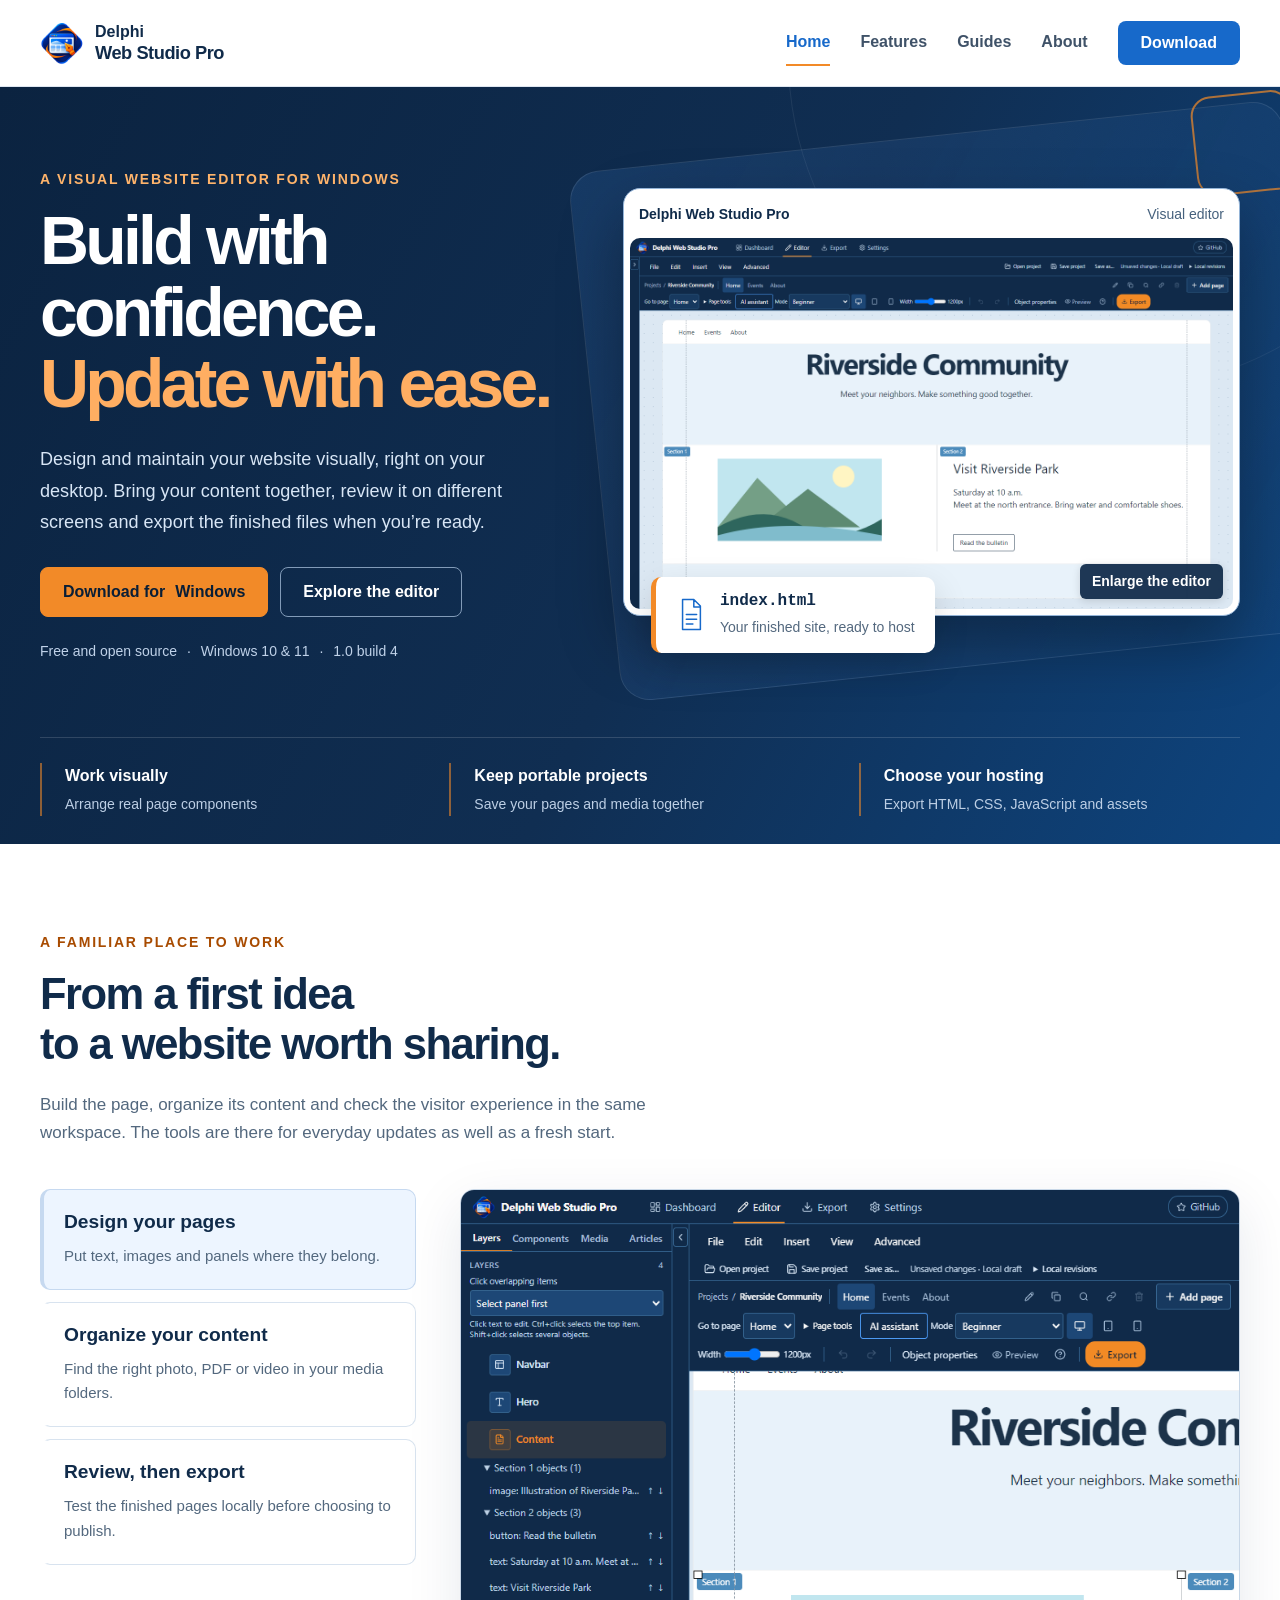
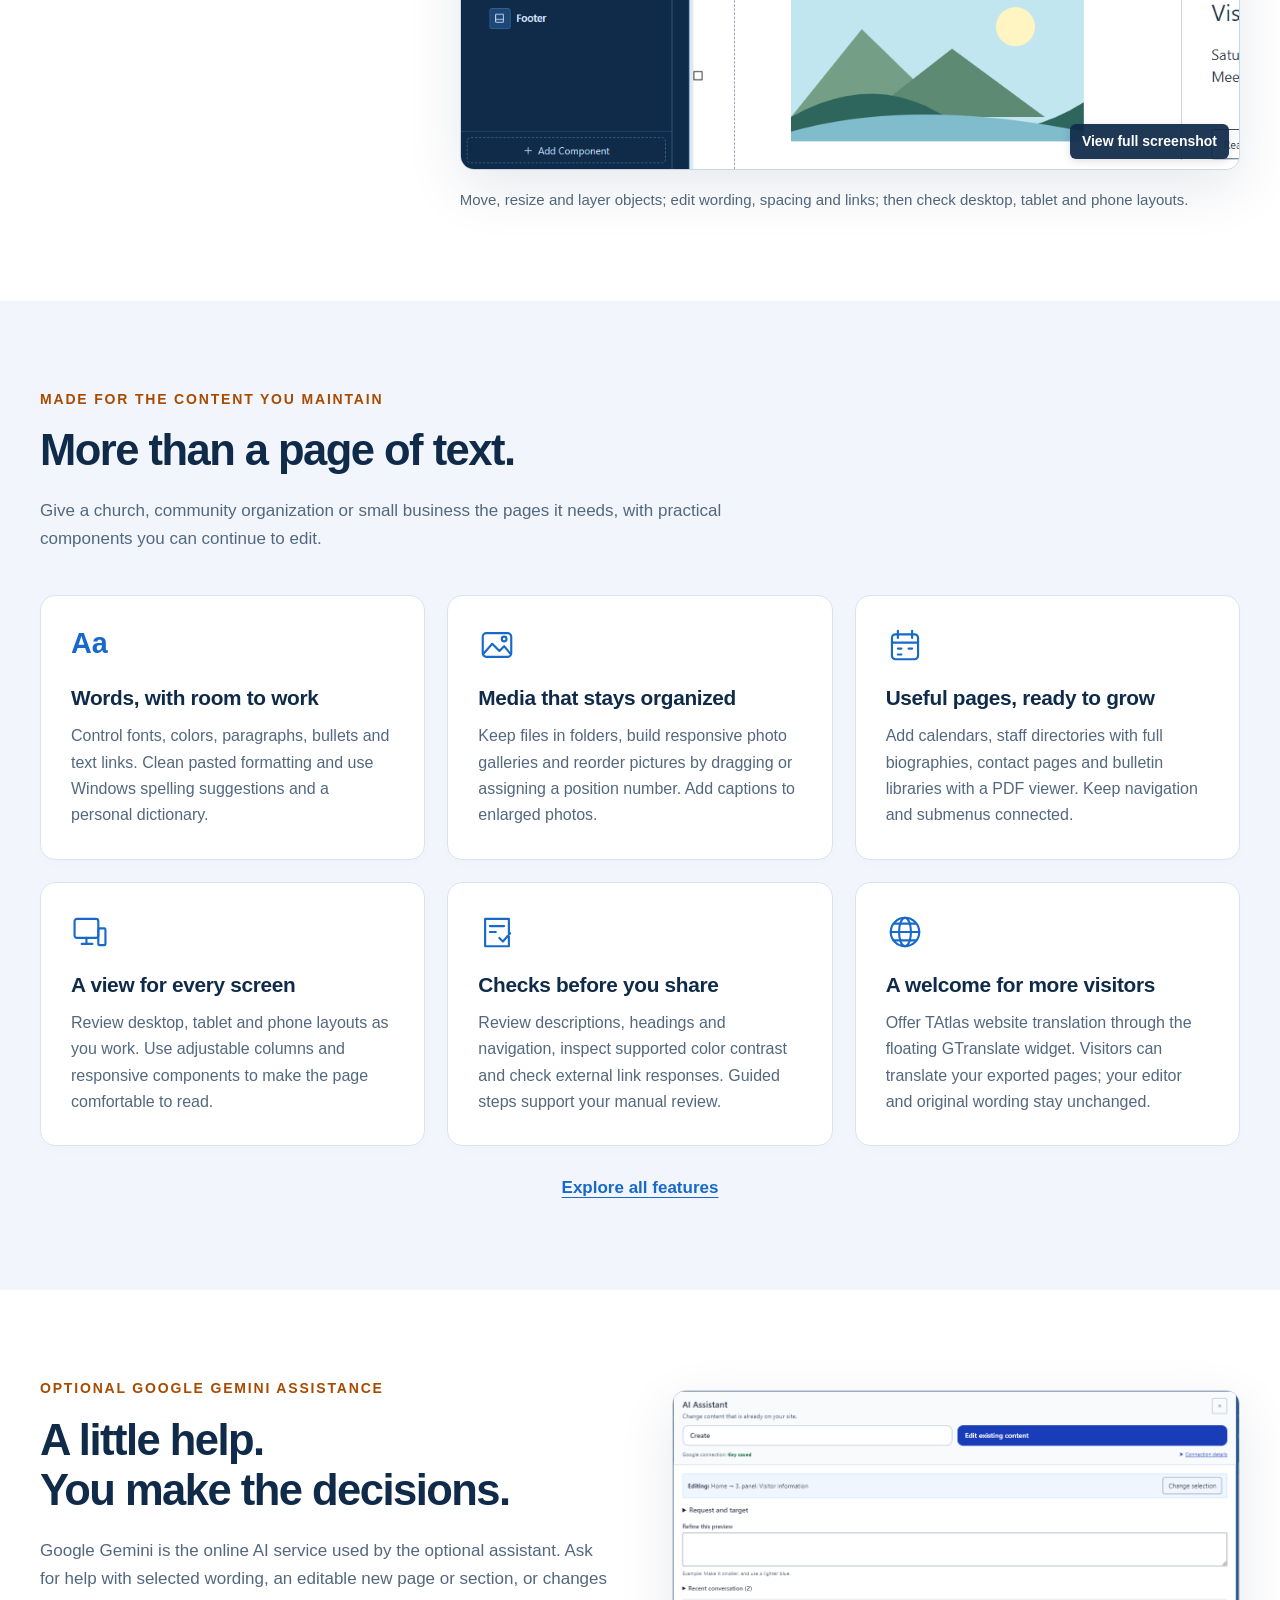
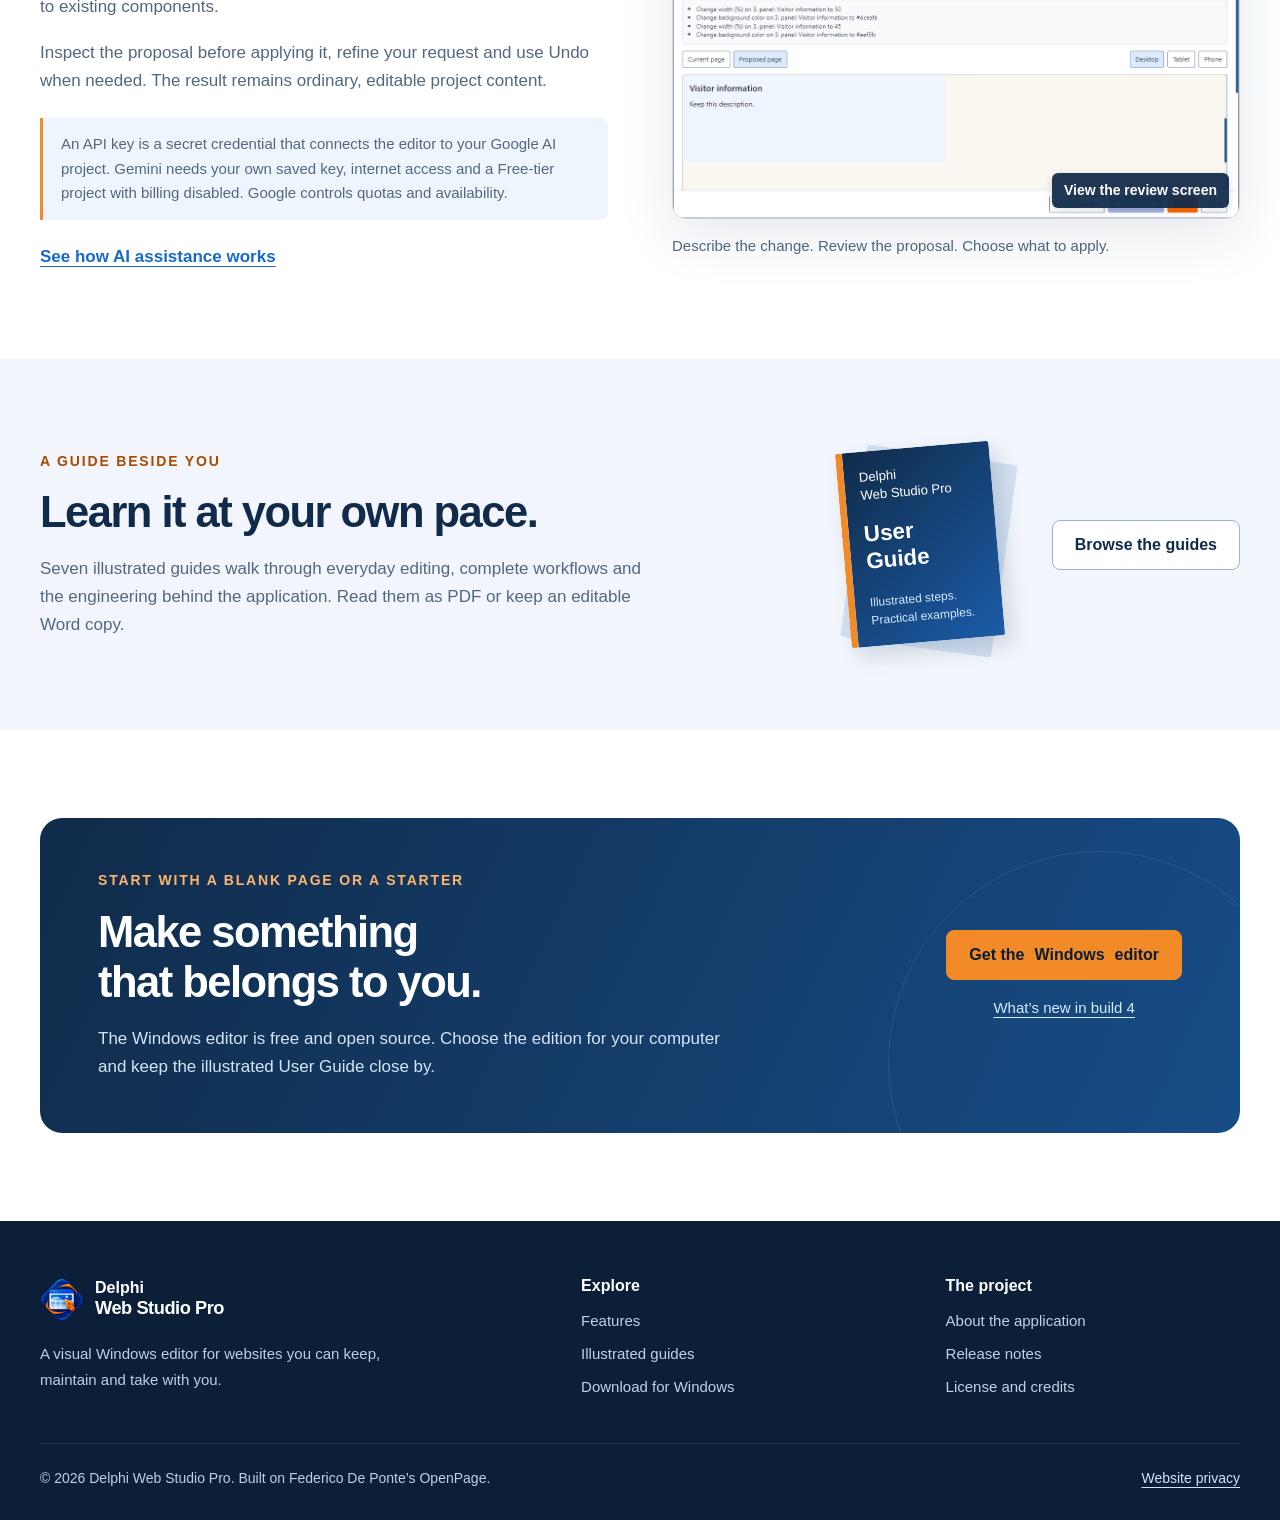
<file: index.html>
<!doctype html>
<html lang="en">
<head>
  <meta charset="utf-8">
  <meta name="viewport" content="width=device-width, initial-scale=1">
  <title>Delphi Web Studio Pro — Build with confidence. Update with ease.</title>
  <meta name="description" content="Create and maintain your website visually with Delphi Web Studio Pro, a free, open-source Windows editor. Design pages, organize media and export your finished website files.">
  <meta name="referrer" content="strict-origin-when-cross-origin">
  <link rel="canonical" href="https://delphiwebstudio.github.io/">
  <meta property="og:url" content="https://delphiwebstudio.github.io/">
  <meta property="og:site_name" content="Delphi Web Studio Pro">
  <meta property="og:image:width" content="1200">
  <meta property="og:image:height" content="630">
  <meta name="twitter:card" content="summary_large_image">
  <meta name="theme-color" content="#102b4a">
  <meta property="og:type" content="website">
  <meta property="og:title" content="Delphi Web Studio Pro — Build with confidence. Update with ease.">
  <meta property="og:description" content="Visual editing. Portable projects. A finished website you control. Free and open source for Windows.">
  <meta property="og:image" content="https://delphiwebstudio.github.io/assets/images/social-card.png">
  <link rel="icon" href="assets/images/favicon.ico">
  <link rel="stylesheet" href="assets/site.css">
  <script src="assets/site.js" defer></script>
</head>
<body>
  <a class="skip-link" href="#main">Skip to content</a>
  <header class="site-header">
    <div class="wrap header-inner">
      <a class="brand notranslate" translate="no" href="index.html" aria-label="Delphi Web Studio Pro home" aria-current="page"><img src="assets/images/app-icon.png" width="44" height="44" alt=""><span>Delphi <strong>Web Studio Pro</strong></span></a>
      <button class="nav-toggle" type="button" aria-expanded="false" aria-controls="primary-navigation">Menu <span aria-hidden="true" class="menu-lines"></span></button>
      <nav id="primary-navigation" class="site-nav" aria-label="Main navigation"><a href="index.html" aria-current="page">Home</a><a href="features.html">Features</a><a href="guides.html">Guides</a><a href="about.html">About</a><a class="button nav-cta" href="download.html">Download</a></nav>
    </div>
  </header>
  <main id="main">
    <section class="hero">
      <div class="wrap hero-grid">
        <div class="hero-copy">
          <p class="eyebrow light">A visual website editor for <span class="notranslate" translate="no">Windows</span></p>
          <h1>Build with confidence.<br><span>Update with ease.</span></h1>
          <p class="hero-lead">Design and maintain your website visually, right on your desktop. Bring your content together, review it on different screens and export the finished files when you’re ready.</p>
          <div class="button-row"><a class="button primary" href="download.html">Download for <span class="notranslate" translate="no">Windows</span></a><a class="button ghost" href="#editor">Explore the editor</a></div>
          <p class="hero-meta">Free and open source <span aria-hidden="true">·</span> <span class="notranslate" translate="no">Windows</span> 10 &amp; 11 <span aria-hidden="true">·</span> <span class="notranslate" translate="no">1.0 build 4</span></p>
        </div>
        <div class="hero-visual">
          <div class="visual-halo" aria-hidden="true"></div>
          <figure class="app-frame">
            <div class="frame-heading"><span class="notranslate" translate="no">Delphi Web Studio Pro</span><span>Visual editor</span></div>
            <a class="screenshot-link" href="assets/images/editor-overview.png" data-lightbox data-caption="The visual editor, shown with an illustrative community project. Select and arrange content while keeping your pages and tools close at hand."><img src="assets/images/editor-overview.png" width="1322" height="812" alt="The visual editor with page navigation, editing tools and a two-column community website" fetchpriority="high"><span class="image-action">Enlarge the editor</span></a>
          </figure>
          <div class="export-chip"><svg aria-hidden="true" viewBox="0 0 32 36"><path d="M7 2h12l7 7v25H7zM19 2v8h7M11 18h11M11 23h11M11 28h7"/></svg><span><strong class="notranslate" translate="no">index.html</strong><small>Your finished site, ready to host</small></span></div>
        </div>
      </div>
      <div class="wrap value-strip"><div><strong>Work visually</strong><span>Arrange real page components</span></div><div><strong>Keep portable projects</strong><span>Save your pages and media together</span></div><div><strong>Choose your hosting</strong><span>Export HTML, CSS, JavaScript and assets</span></div></div>
    </section>

    <section class="section" id="editor">
      <div class="wrap">
        <div class="section-heading"><p class="eyebrow">A familiar place to work</p><h2>From a first idea<br>to a website worth sharing.</h2><p>Build the page, organize its content and check the visitor experience in the same workspace. The tools are there for everyday updates as well as a fresh start.</p></div>
        <div class="workflow">
          <div class="workflow-tabs" role="tablist" aria-label="Explore the workflow" aria-orientation="vertical">
            <button id="tab-design" type="button" role="tab" aria-controls="panel-design" aria-selected="true" tabindex="0"><span class="step-title">Design your pages</span><span class="step-description">Put text, images and panels where they belong.</span></button>
            <button id="tab-organize" type="button" role="tab" aria-controls="panel-organize" aria-selected="false" tabindex="-1"><span class="step-title">Organize your content</span><span class="step-description">Find the right photo, PDF or video in your media folders.</span></button>
            <button id="tab-export" type="button" role="tab" aria-controls="panel-export" aria-selected="false" tabindex="-1"><span class="step-title">Review, then export</span><span class="step-description">Test the finished pages locally before choosing to publish.</span></button>
          </div>
          <div class="workflow-content">
            <div class="tab-panel" id="panel-design" role="tabpanel" aria-labelledby="tab-design">
              <a class="screenshot-link screenshot-panel" href="assets/images/editor-layers.png" data-lightbox data-caption="Position page objects visually, inspect their properties and use the layers view to reach the item you want."><img src="assets/images/editor-layers.png" width="957" height="712" loading="lazy" alt="Visual page editing with the layers and object controls"><span class="image-action">View full screenshot</span></a>
              <p class="panel-caption">Move, resize and layer objects; edit wording, spacing and links; then check desktop, tablet and phone layouts.</p>
            </div>
            <div class="tab-panel" id="panel-organize" role="tabpanel" aria-labelledby="tab-organize" hidden>
              <a class="screenshot-link screenshot-panel" href="assets/images/media-library.png" data-lightbox data-caption="The media library keeps imported files in folders, with thumbnails and search for choosing content."><img src="assets/images/media-library.png" width="1120" height="820" loading="lazy" alt="The organized media library with folders, thumbnails and search"><span class="image-action">View full screenshot</span></a>
              <p class="panel-caption">Create folders and move assets between them while keeping their references on your pages intact.</p>
            </div>
            <div class="tab-panel" id="panel-export" role="tabpanel" aria-labelledby="tab-export" hidden>
              <a class="screenshot-link screenshot-panel" href="assets/images/local-test-folder.png" data-lightbox data-caption="Export includes a local test-folder workflow for refreshing and reviewing finished website files on your computer."><img src="assets/images/local-test-folder.png" width="776" height="197" loading="lazy" alt="The local test-folder controls in the website export workflow"><span class="image-action">View full screenshot</span></a>
              <p class="panel-caption">Prepare a review, refresh a dedicated local folder and open the site in your browser. Publishing stays a separate decision.</p>
            </div>
          </div>
        </div>
      </div>
    </section>

    <section class="section section-tint">
      <div class="wrap">
        <div class="section-heading compact"><p class="eyebrow">Made for the content you maintain</p><h2>More than a page of text.</h2><p>Give a church, community organization or small business the pages it needs, with practical components you can continue to edit.</p></div>
        <div class="feature-grid">
          <article class="feature-card"><span class="feature-symbol" aria-hidden="true">Aa</span><h3>Words, with room to work</h3><p>Control fonts, colors, paragraphs, bullets and text links. Clean pasted formatting and use <span class="notranslate" translate="no">Windows</span> spelling suggestions and a personal dictionary.</p></article>
          <article class="feature-card"><svg class="feature-symbol" aria-hidden="true" viewBox="0 0 32 32"><rect x="4" y="6" width="24" height="20" rx="3"/><path d="m5 23 7-8 6 6 4-4 5 6"/><circle cx="22" cy="11" r="2"/></svg><h3>Media that stays organized</h3><p>Keep files in folders, build responsive photo galleries and reorder pictures by dragging or assigning a position number. Add captions to enlarged photos.</p></article>
          <article class="feature-card"><svg class="feature-symbol" aria-hidden="true" viewBox="0 0 32 32"><rect x="5" y="7" width="22" height="21" rx="3"/><path d="M5 14h22M10 4v6M22 4v6M10 19h3M19 19h3M10 24h3"/></svg><h3>Useful pages, ready to grow</h3><p>Add calendars, staff directories with full biographies, contact pages and bulletin libraries with a PDF viewer. Keep navigation and submenus connected.</p></article>
          <article class="feature-card"><svg class="feature-symbol" aria-hidden="true" viewBox="0 0 32 32"><rect x="3" y="5" width="20" height="16" rx="2"/><path d="M9 26h9M13 21v5"/><rect x="23" y="13" width="6" height="14" rx="1"/></svg><h3>A view for every screen</h3><p>Review desktop, tablet and phone layouts as you work. Use adjustable columns and responsive components to make the page comfortable to read.</p></article>
          <article class="feature-card"><svg class="feature-symbol" aria-hidden="true" viewBox="0 0 32 32"><path d="M6 5h20v23H6zM10 11h12M10 16h5m3 5 3 3 6-7"/></svg><h3>Checks before you share</h3><p>Review descriptions, headings and navigation, inspect supported color contrast and check external link responses. Guided steps support your manual review.</p></article>
          <article class="feature-card"><svg class="feature-symbol" aria-hidden="true" viewBox="0 0 32 32"><circle cx="16" cy="16" r="12"/><ellipse cx="16" cy="16" rx="5" ry="12"/><path d="M4 16h24M7 9h18M7 23h18"/></svg><h3>A welcome for more visitors</h3><p>Offer <span class="notranslate" translate="no">TAtlas</span> website translation through the floating <span class="notranslate" translate="no">GTranslate</span> widget. Visitors can translate your exported pages; your editor and original wording stay unchanged.</p></article>
        </div>
        <p class="section-link"><a class="text-link" href="features.html">Explore all features</a></p>
      </div>
    </section>

    <section class="section ai-section">
      <div class="wrap split">
        <div class="section-heading"><p class="eyebrow">Optional <span class="notranslate" translate="no">Google Gemini</span> assistance</p><h2>A little help.<br>You make the decisions.</h2><p><span class="notranslate" translate="no">Google Gemini</span> is the online AI service used by the optional assistant. Ask for help with selected wording, an editable new page or section, or changes to existing components.</p><p>Inspect the proposal before applying it, refine your request and use Undo when needed. The result remains ordinary, editable project content.</p><p class="small-note">An API key is a secret credential that connects the editor to your Google AI project. Gemini needs your own saved key, internet access and a Free-tier project with billing disabled. Google controls quotas and availability.</p><a class="text-link" href="features.html#ai-assistance">See how AI assistance works</a></div>
        <figure class="screenshot-figure"><a class="screenshot-link screenshot-panel" href="assets/images/gemini-edit-preview.png" data-lightbox data-caption="Gemini proposals are reviewed before Apply. This illustrative review shows a proposed edit and its effect on the page."><img src="assets/images/gemini-edit-preview.png" width="1161" height="876" loading="lazy" alt="The Gemini proposal review with Preview, Apply and Undo controls"><span class="image-action">View the review screen</span></a><figcaption>Describe the change. Review the proposal. Choose what to apply.</figcaption></figure>
      </div>
    </section>

    <section class="section section-tint">
      <div class="wrap guides-callout"><div><p class="eyebrow">A guide beside you</p><h2>Learn it at your own pace.</h2><p>Seven illustrated guides walk through everyday editing, complete workflows and the engineering behind the application. Read them as PDF or keep an editable Word copy.</p></div><div class="guide-stack" aria-hidden="true"><div class="guide-back"></div><div class="guide-cover"><span class="notranslate" translate="no">Delphi<br>Web Studio Pro</span><strong>User Guide</strong><span>Illustrated steps.<br>Practical examples.</span></div></div><a class="button secondary" href="guides.html">Browse the guides</a></div>
    </section>

    <section class="section">
      <div class="wrap download-callout"><div><p class="eyebrow light">Start with a blank page or a starter</p><h2>Make something<br>that belongs to you.</h2><p>The <span class="notranslate" translate="no">Windows</span> editor is free and open source. Choose the edition for your computer and keep the illustrated User Guide close by.</p></div><div class="download-actions"><a class="button primary" href="download.html">Get the <span class="notranslate" translate="no">Windows</span> editor</a><a class="callout-link" href="updates.html">What’s new in build 4</a></div></div>
    </section>
  </main>
  <footer class="site-footer"><div class="wrap footer-grid"><div class="footer-brand"><a class="brand notranslate" translate="no" href="index.html"><img src="assets/images/app-icon.png" width="42" height="42" alt=""><span>Delphi <strong>Web Studio Pro</strong></span></a><p>A visual <span class="notranslate" translate="no">Windows</span> editor for websites you can keep, maintain and take with you.</p></div><div><h2>Explore</h2><a href="features.html">Features</a><a href="guides.html">Illustrated guides</a><a href="download.html">Download for <span class="notranslate" translate="no">Windows</span></a></div><div><h2>The project</h2><a href="about.html">About the application</a><a href="updates.html">Release notes</a><a href="about.html#license">License and credits</a></div></div><div class="wrap footer-bottom"><p>© 2026 <span class="notranslate" translate="no">Delphi Web Studio Pro</span>. Built on Federico De Ponte’s <span class="notranslate" translate="no">OpenPage</span>.</p><a href="privacy.html">Website privacy</a></div></footer>
  <dialog class="image-dialog" aria-labelledby="image-dialog-title"><div class="image-dialog-inner"><div class="dialog-heading"><h2 id="image-dialog-title">Editor screenshot</h2><button class="dialog-close" type="button" aria-label="Close image">Close</button></div><img class="dialog-image" src="assets/images/editor-overview.png" alt=""><p class="dialog-caption"></p></div></dialog>
  <div class="gtranslate_wrapper notranslate" translate="no" aria-label="Website language"></div>
  <noscript><p class="noscript-note">Website translation and screenshot enlargement need JavaScript. All downloads, guides and pages remain available.</p></noscript>
</body>
</html>
</file>
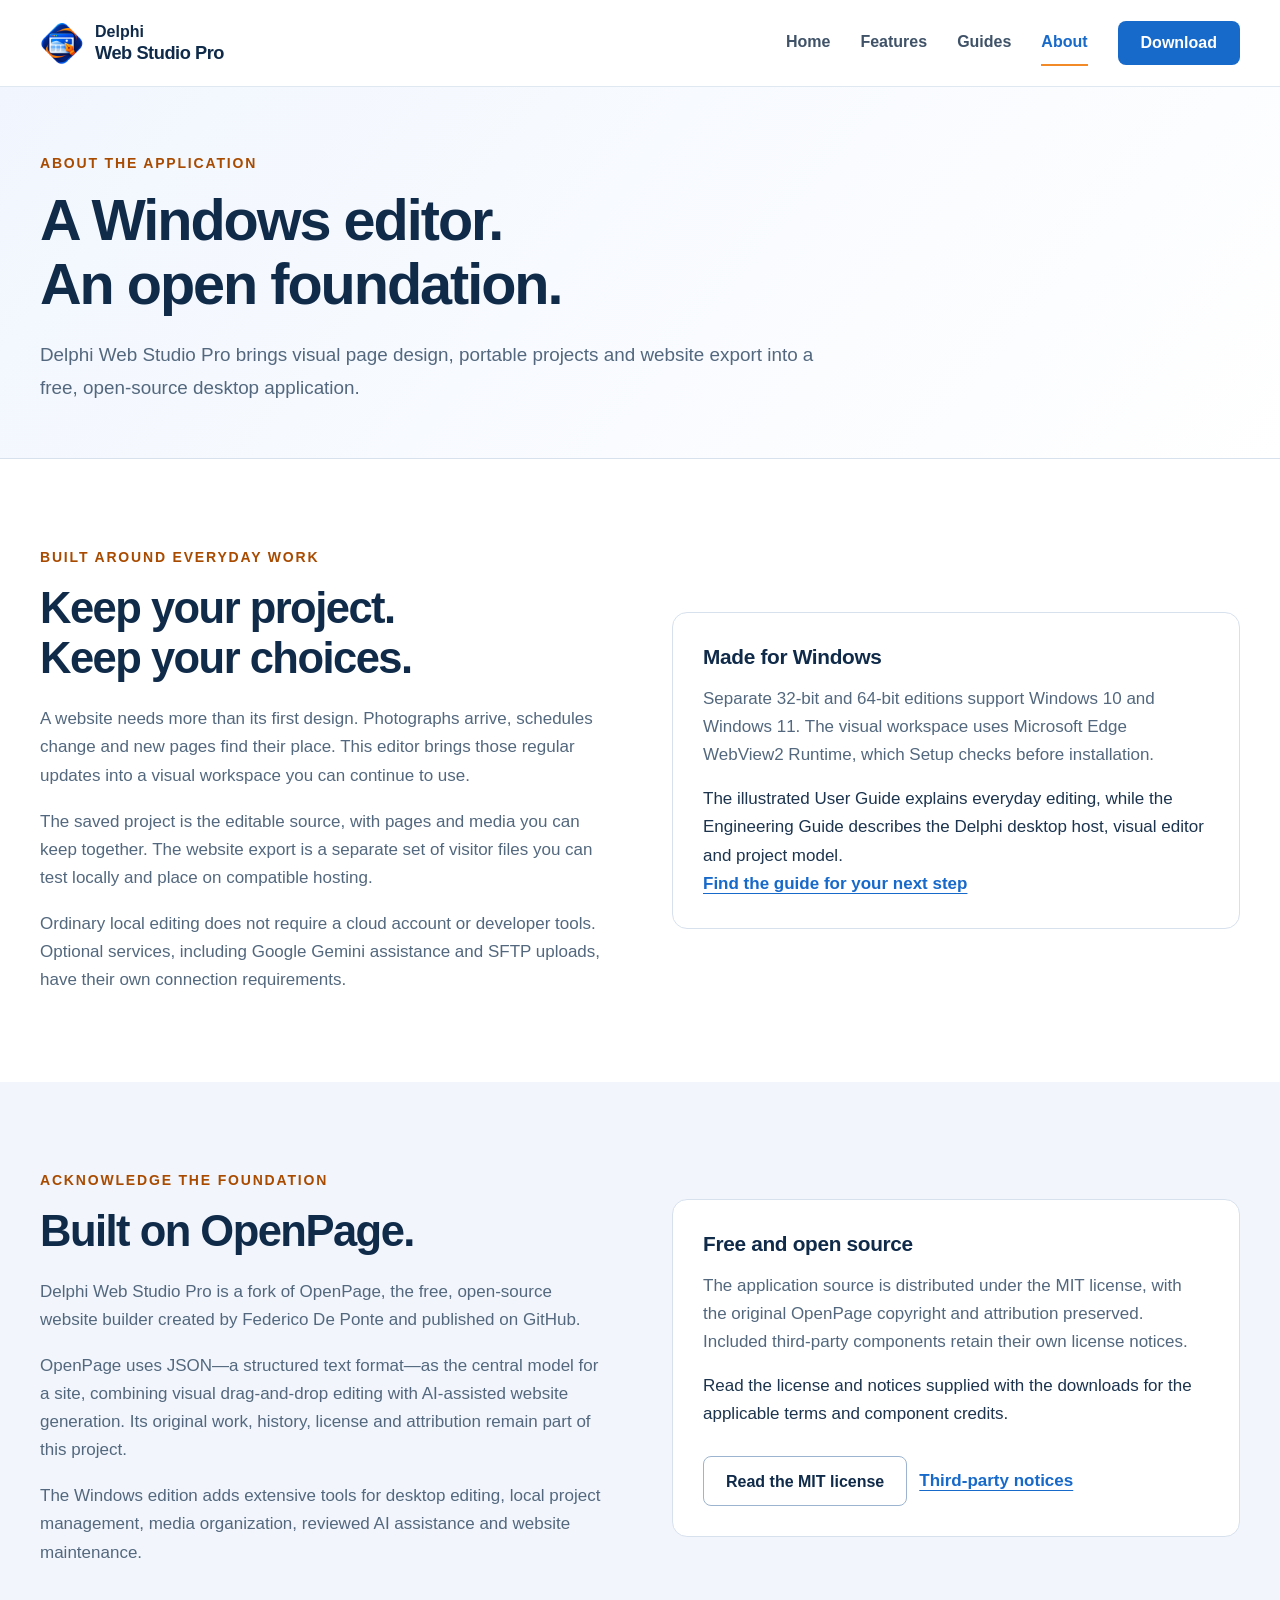
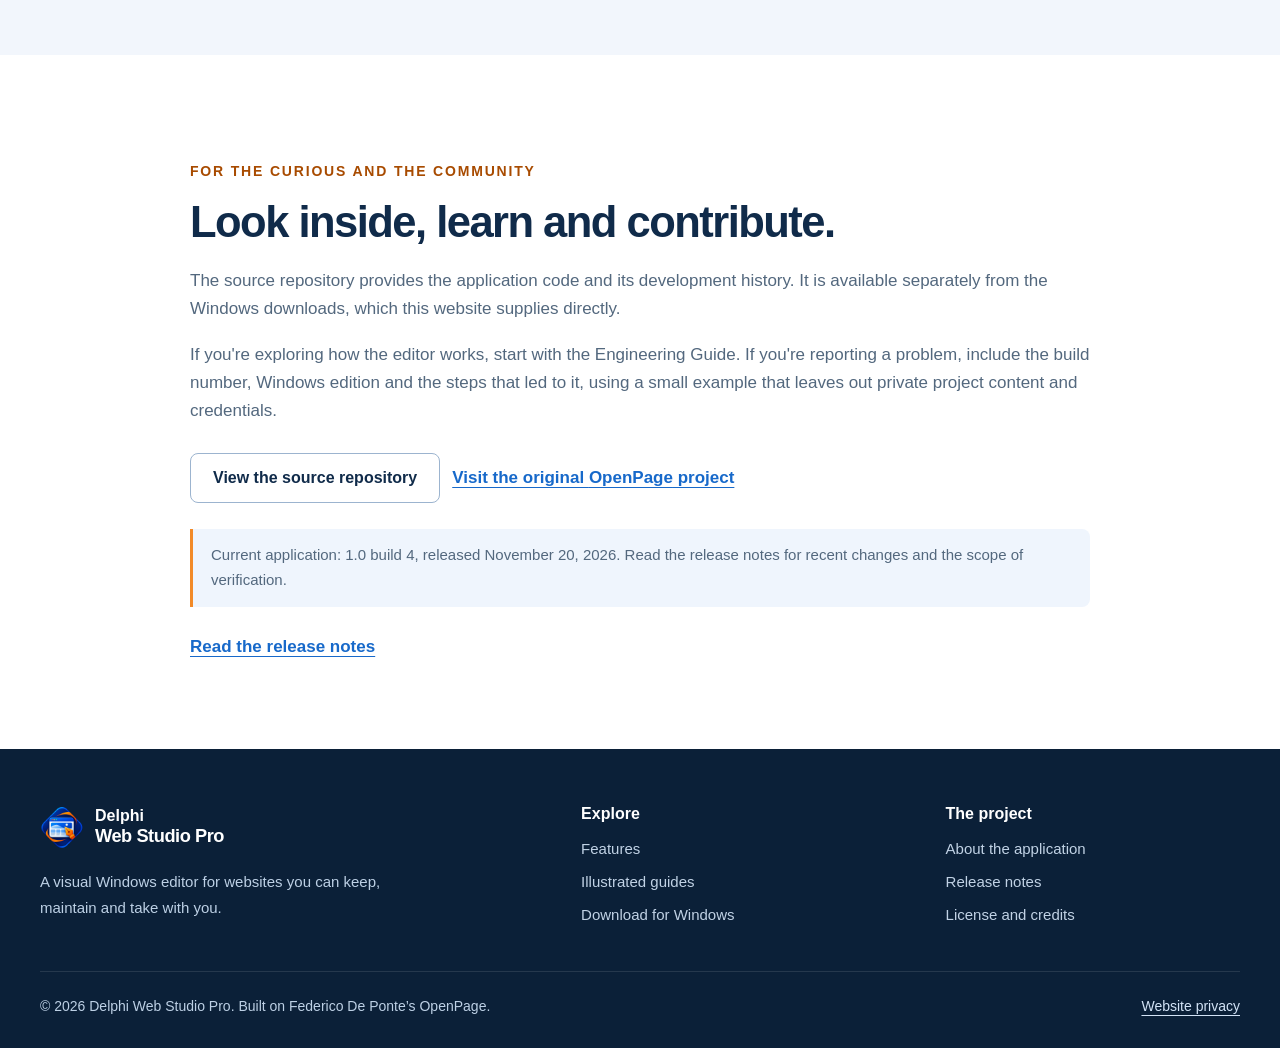
<file: about.html>
<!doctype html>
<html lang="en">
<head>
  <meta charset="utf-8">
  <meta name="viewport" content="width=device-width, initial-scale=1">
  <title>About the application — Delphi Web Studio Pro</title>
  <meta name="description" content="Learn about Delphi Web Studio Pro, its Windows desktop workflow and its foundation in Federico De Ponte&#x27;s MIT-licensed OpenPage project.">
  <meta name="referrer" content="strict-origin-when-cross-origin">
  <link rel="canonical" href="https://delphiwebstudio.github.io/about.html">
  <meta property="og:url" content="https://delphiwebstudio.github.io/about.html">
  <meta property="og:site_name" content="Delphi Web Studio Pro">
  <meta property="og:image:width" content="1200">
  <meta property="og:image:height" content="630">
  <meta name="twitter:card" content="summary_large_image">
  <meta name="theme-color" content="#102b4a">
  <meta property="og:type" content="website">
  <meta property="og:title" content="About the application — Delphi Web Studio Pro">
  <meta property="og:description" content="Learn about Delphi Web Studio Pro, its Windows desktop workflow and its foundation in Federico De Ponte&#x27;s MIT-licensed OpenPage project.">
  <meta property="og:image" content="https://delphiwebstudio.github.io/assets/images/social-card.png">
  <link rel="icon" href="assets/images/favicon.ico">
  <link rel="stylesheet" href="assets/site.css">
  <script src="assets/site.js" defer></script>
</head>
<body>
  <a class="skip-link" href="#main">Skip to content</a>
  <header class="site-header">
    <div class="wrap header-inner">
      <a class="brand notranslate" translate="no" href="index.html" aria-label="Delphi Web Studio Pro home"><img src="assets/images/app-icon.png" width="44" height="44" alt=""><span>Delphi <strong>Web Studio Pro</strong></span></a>
      <button class="nav-toggle" type="button" aria-expanded="false" aria-controls="primary-navigation">Menu <span aria-hidden="true" class="menu-lines"></span></button>
      <nav id="primary-navigation" class="site-nav" aria-label="Main navigation"><a href="index.html">Home</a><a href="features.html">Features</a><a href="guides.html">Guides</a><a href="about.html" aria-current="page">About</a><a class="button nav-cta" href="download.html">Download</a></nav>
    </div>
  </header>
  <main id="main">
    <section class="page-intro"><div class="wrap"><p class="eyebrow">About the application</p><h1>A <span class="notranslate" translate="no">Windows</span> editor.<br>An open foundation.</h1><p><span class="notranslate" translate="no">Delphi Web Studio Pro</span> brings visual page design, portable projects and website export into a free, open-source desktop application.</p></div></section>

    <section class="section"><div class="wrap split">
      <div class="section-heading"><p class="eyebrow">Built around everyday work</p><h2>Keep your project.<br>Keep your choices.</h2><p>A website needs more than its first design. Photographs arrive, schedules change and new pages find their place. This editor brings those regular updates into a visual workspace you can continue to use.</p><p>The saved project is the editable source, with pages and media you can keep together. The website export is a separate set of visitor files you can test locally and place on compatible hosting.</p><p>Ordinary local editing does not require a cloud account or developer tools. Optional services, including <span class="notranslate" translate="no">Google Gemini</span> assistance and SFTP uploads, have their own connection requirements.</p></div>
      <div class="panel"><h3>Made for <span class="notranslate" translate="no">Windows</span></h3><p>Separate 32-bit and 64-bit editions support <span class="notranslate" translate="no">Windows 10</span> and <span class="notranslate" translate="no">Windows 11</span>. The visual workspace uses <span class="notranslate" translate="no">Microsoft Edge WebView2 Runtime</span>, which Setup checks before installation.</p><p>The illustrated User Guide explains everyday editing, while the Engineering Guide describes the Delphi desktop host, visual editor and project model.</p><a class="text-link" href="guides.html">Find the guide for your next step</a></div>
    </div></section>

    <section class="section section-tint" id="open-source"><div class="wrap split">
      <div class="section-heading"><p class="eyebrow">Acknowledge the foundation</p><h2>Built on <span class="notranslate" translate="no">OpenPage</span>.</h2><p><span class="notranslate" translate="no">Delphi Web Studio Pro</span> is a fork of <span class="notranslate" translate="no">OpenPage</span>, the free, open-source website builder created by <span class="notranslate" translate="no">Federico De Ponte</span> and published on <span class="notranslate" translate="no">GitHub</span>.</p><p><span class="notranslate" translate="no">OpenPage</span> uses JSON—a structured text format—as the central model for a site, combining visual drag-and-drop editing with AI-assisted website generation. Its original work, history, license and attribution remain part of this project.</p><p>The <span class="notranslate" translate="no">Windows</span> edition adds extensive tools for desktop editing, local project management, media organization, reviewed AI assistance and website maintenance.</p></div>
      <div class="panel" id="license"><h3>Free and open source</h3><p>The application source is distributed under the MIT license, with the original <span class="notranslate" translate="no">OpenPage</span> copyright and attribution preserved. Included third-party components retain their own license notices.</p><p>Read the license and notices supplied with the downloads for the applicable terms and component credits.</p><div class="button-row"><a class="button secondary" href="downloads/notices/LICENSE.txt">Read the MIT license</a><a class="text-link" href="downloads/notices/THIRD_PARTY_NOTICES.md">Third-party notices</a></div></div>
    </div></section>

    <section class="section" id="source"><div class="wrap prose-page"><p class="eyebrow">For the curious and the community</p><h2>Look inside, learn and contribute.</h2><p>The source repository provides the application code and its development history. It is available separately from the <span class="notranslate" translate="no">Windows</span> downloads, which this website supplies directly.</p><p>If you're exploring how the editor works, start with the Engineering Guide. If you're reporting a problem, include the build number, <span class="notranslate" translate="no">Windows</span> edition and the steps that led to it, using a small example that leaves out private project content and credentials.</p><div class="button-row"><a class="button secondary" href="https://github.com/DelphiWebStudio/DelphiWebstudio" target="_blank" rel="noopener noreferrer">View the source repository</a><a class="text-link" href="https://github.com/buildingopen/openpage" target="_blank" rel="noopener noreferrer">Visit the original <span class="notranslate" translate="no">OpenPage</span> project</a></div><p class="small-note">Current application: <span class="notranslate" translate="no">1.0 build 4</span>, released <time datetime="2026-11-20">November 20, 2026</time>. Read the release notes for recent changes and the scope of verification.</p><a class="text-link" href="updates.html">Read the release notes</a></div></section>
  </main>
  <footer class="site-footer"><div class="wrap footer-grid"><div class="footer-brand"><a class="brand notranslate" translate="no" href="index.html"><img src="assets/images/app-icon.png" width="42" height="42" alt=""><span>Delphi <strong>Web Studio Pro</strong></span></a><p>A visual <span class="notranslate" translate="no">Windows</span> editor for websites you can keep, maintain and take with you.</p></div><div><h2>Explore</h2><a href="features.html">Features</a><a href="guides.html">Illustrated guides</a><a href="download.html">Download for <span class="notranslate" translate="no">Windows</span></a></div><div><h2>The project</h2><a href="about.html">About the application</a><a href="updates.html">Release notes</a><a href="about.html#license">License and credits</a></div></div><div class="wrap footer-bottom"><p>© 2026 <span class="notranslate" translate="no">Delphi Web Studio Pro</span>. Built on Federico De Ponte’s <span class="notranslate" translate="no">OpenPage</span>.</p><a href="privacy.html">Website privacy</a></div></footer>
  <dialog class="image-dialog" aria-labelledby="image-dialog-title"><div class="image-dialog-inner"><div class="dialog-heading"><h2 id="image-dialog-title">Editor screenshot</h2><button class="dialog-close" type="button" aria-label="Close image">Close</button></div><img class="dialog-image" src="assets/images/editor-overview.png" alt=""><p class="dialog-caption"></p></div></dialog>
  <div class="gtranslate_wrapper notranslate" translate="no" aria-label="Website language"></div>
  <noscript><p class="noscript-note">Website translation and screenshot enlargement need JavaScript. All downloads, guides and pages remain available.</p></noscript>
</body>
</html>
</file>
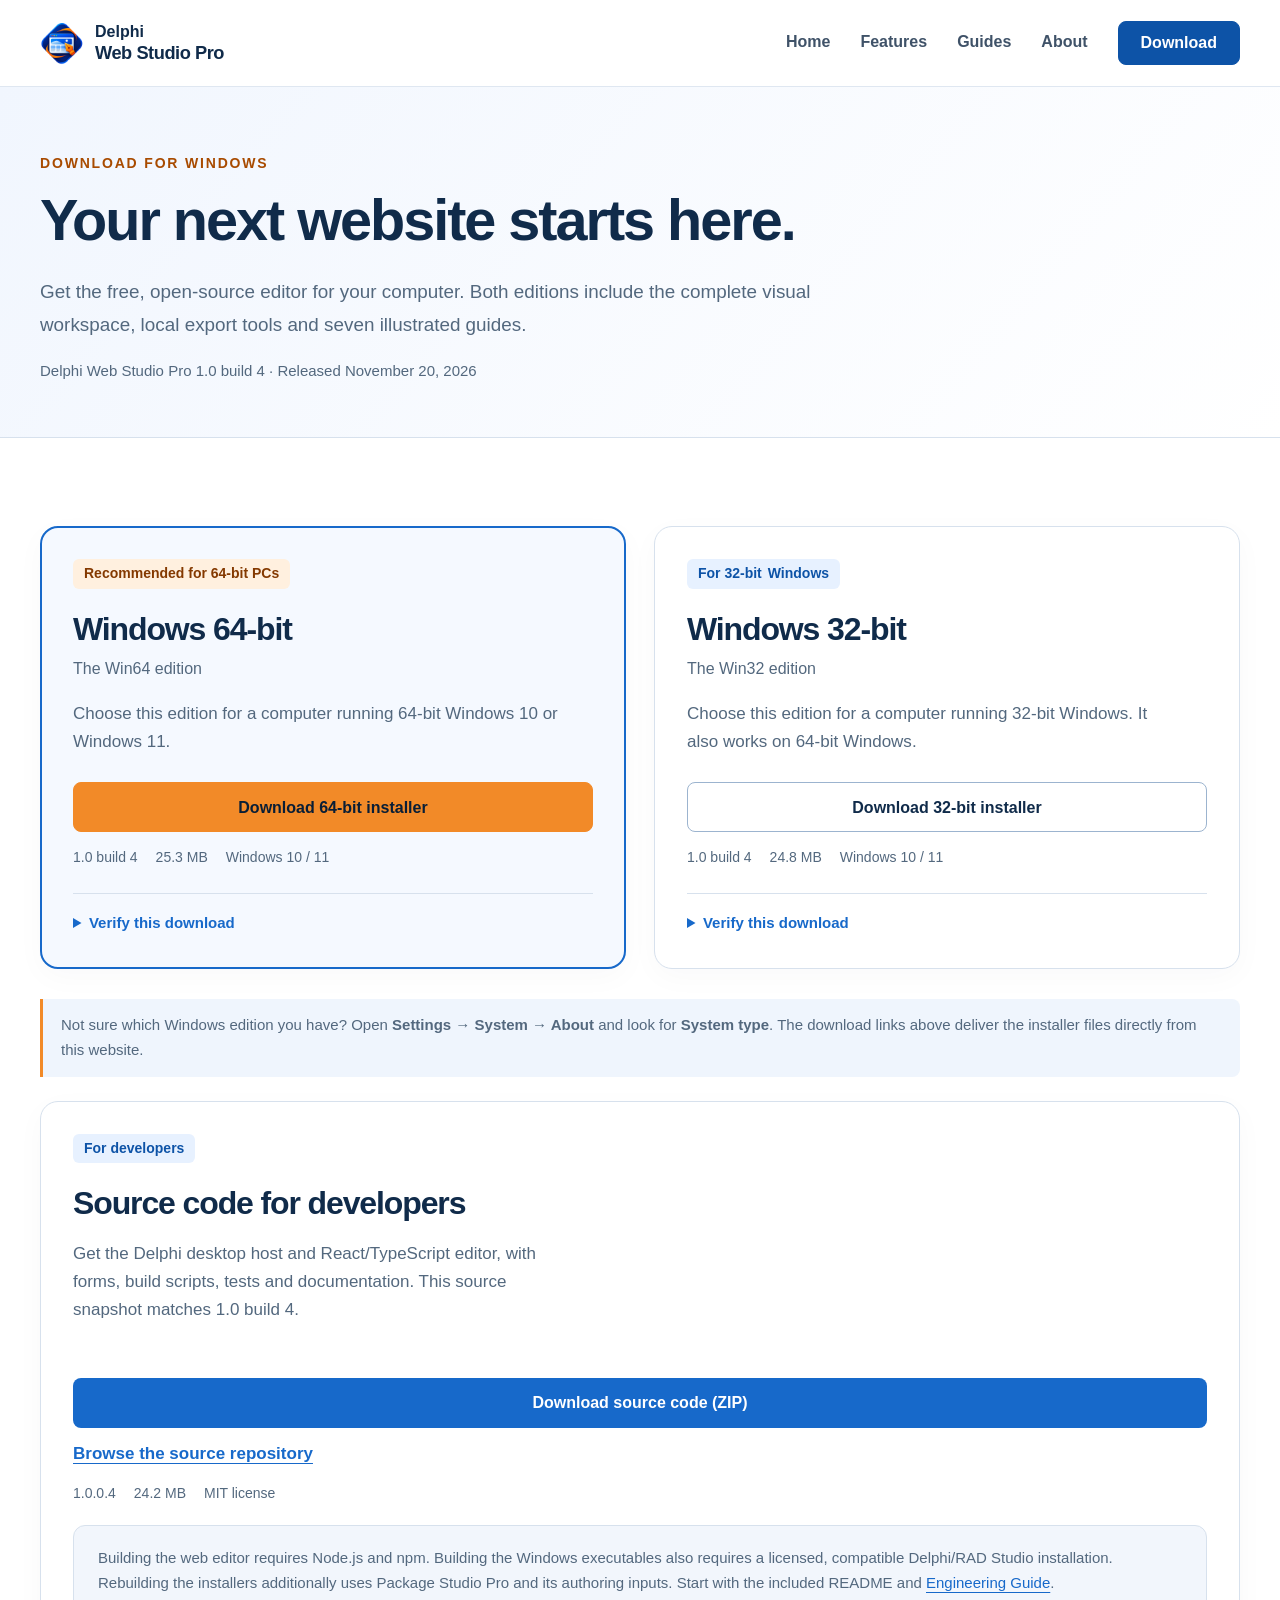
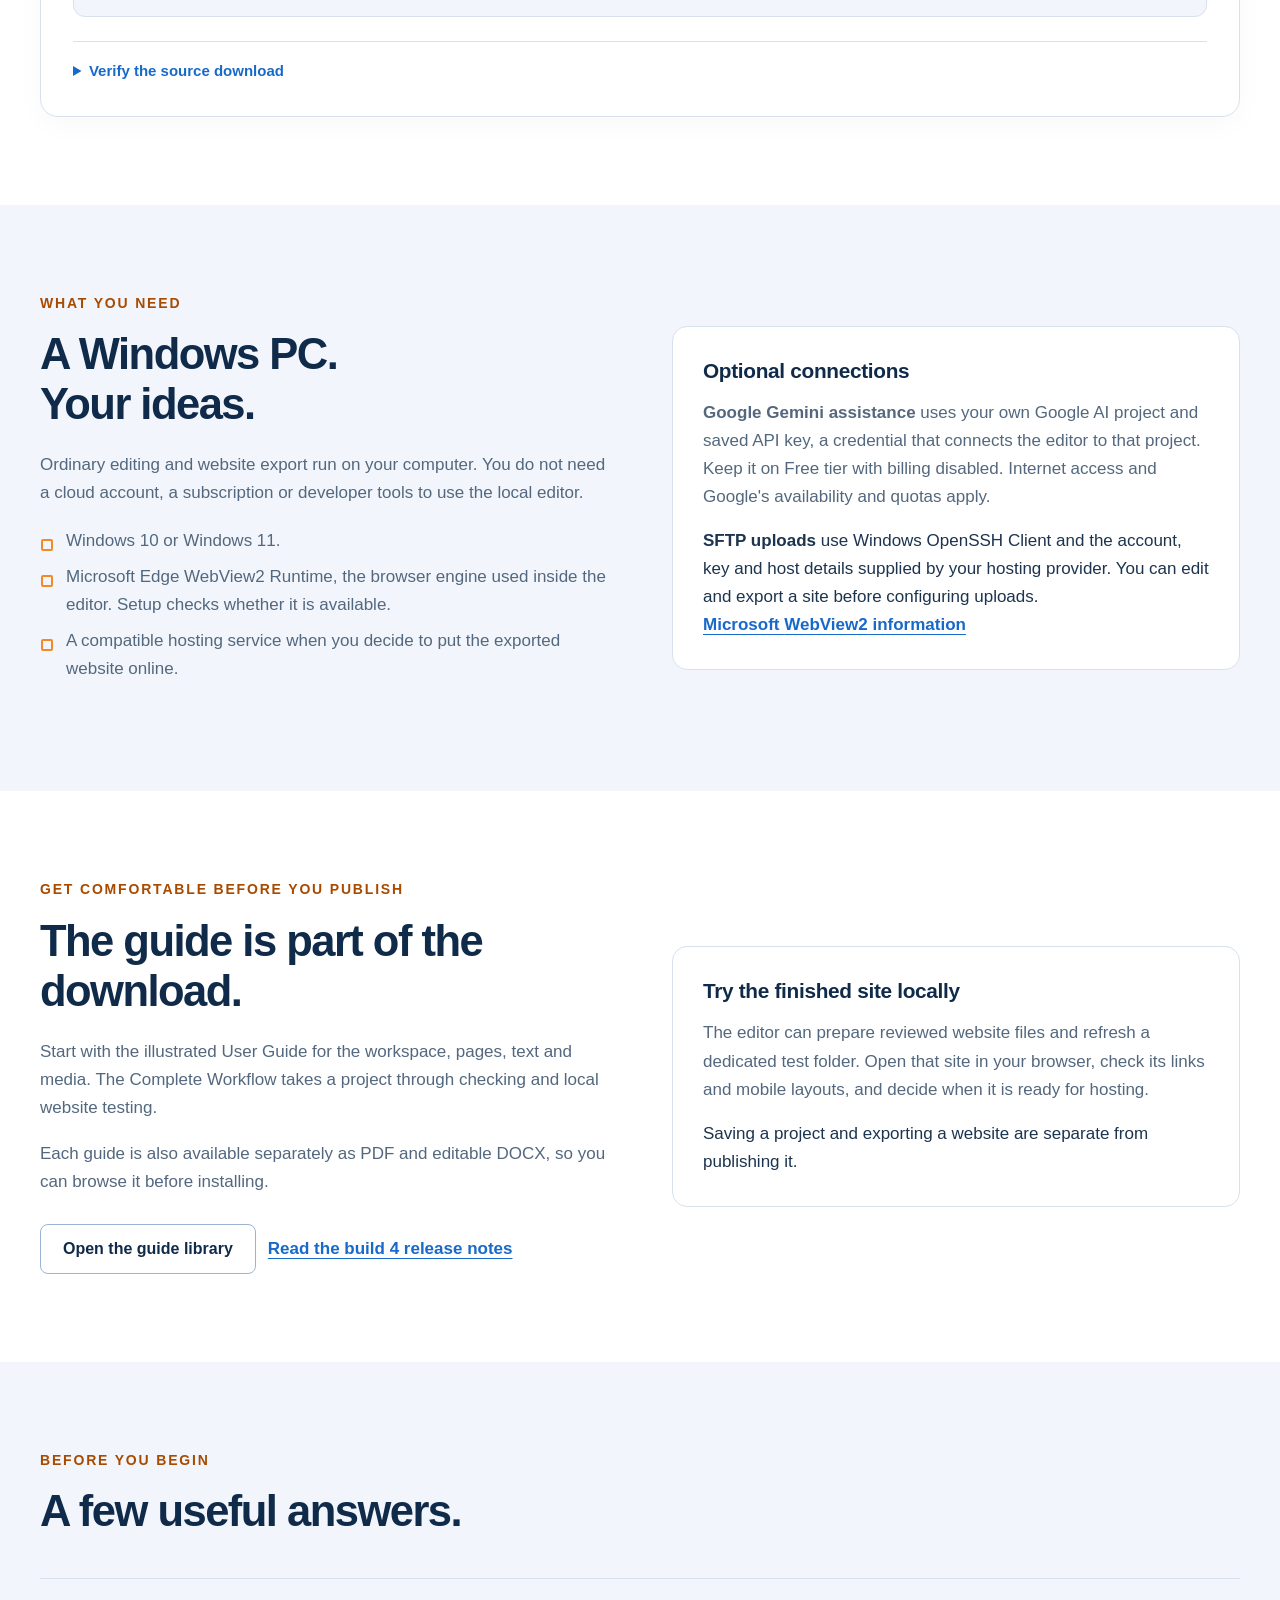
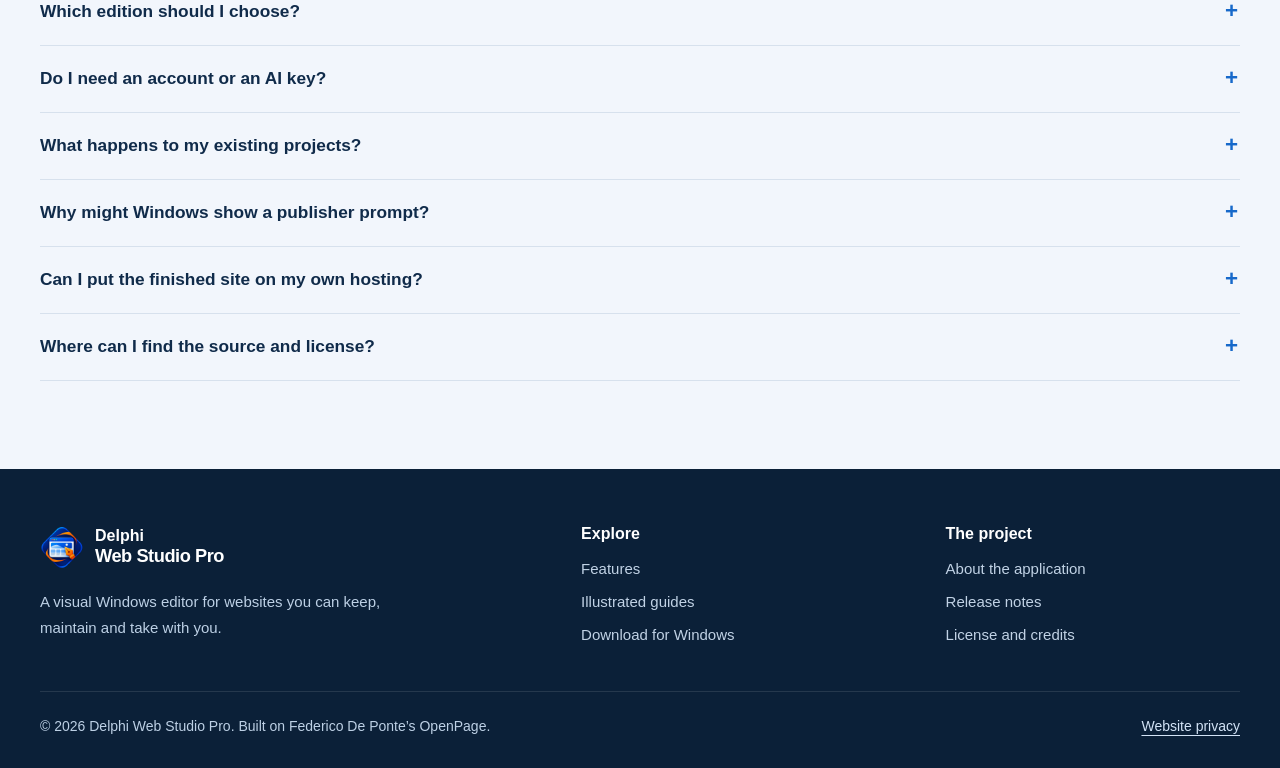
<file: download.html>
<!doctype html>
<html lang="en">
<head>
  <meta charset="utf-8">
  <meta name="viewport" content="width=device-width, initial-scale=1">
  <title>Download Delphi Web Studio Pro for Windows</title>
  <meta name="description" content="Download Windows installers, developer source code and illustrated guides for Delphi Web Studio Pro. Verify each download with its SHA-256 fingerprint.">
  <meta name="referrer" content="strict-origin-when-cross-origin">
  <link rel="canonical" href="https://delphiwebstudio.github.io/download.html">
  <meta property="og:url" content="https://delphiwebstudio.github.io/download.html">
  <meta property="og:site_name" content="Delphi Web Studio Pro">
  <meta property="og:image:width" content="1200">
  <meta property="og:image:height" content="630">
  <meta name="twitter:card" content="summary_large_image">
  <meta name="theme-color" content="#102b4a">
  <meta property="og:type" content="website">
  <meta property="og:title" content="Download Delphi Web Studio Pro for Windows">
  <meta property="og:description" content="Download Windows installers, developer source code and illustrated guides for Delphi Web Studio Pro. Verify each download with its SHA-256 fingerprint.">
  <meta property="og:image" content="https://delphiwebstudio.github.io/assets/images/social-card.png">
  <link rel="icon" href="assets/images/favicon.ico">
  <link rel="stylesheet" href="assets/site.css">
  <script src="assets/site.js" defer></script>
</head>
<body>
  <a class="skip-link" href="#main">Skip to content</a>
  <header class="site-header">
    <div class="wrap header-inner">
      <a class="brand notranslate" translate="no" href="index.html" aria-label="Delphi Web Studio Pro home"><img src="assets/images/app-icon.png" width="44" height="44" alt=""><span>Delphi <strong>Web Studio Pro</strong></span></a>
      <button class="nav-toggle" type="button" aria-expanded="false" aria-controls="primary-navigation">Menu <span aria-hidden="true" class="menu-lines"></span></button>
      <nav id="primary-navigation" class="site-nav" aria-label="Main navigation"><a href="index.html">Home</a><a href="features.html">Features</a><a href="guides.html">Guides</a><a href="about.html">About</a><a class="button nav-cta" href="download.html" aria-current="page">Download</a></nav>
    </div>
  </header>
  <main id="main">
<section class="page-intro"><div class="wrap"><p class="eyebrow">Download for <span class="notranslate" translate="no">Windows</span></p><h1>Your next website starts here.</h1><p class="lead">Get the free, open-source editor for your computer. Both editions include the complete visual workspace, local export tools and seven illustrated guides.</p><p class="meta"><span class="notranslate" translate="no">Delphi Web Studio Pro 1.0 build 4</span> <span aria-hidden="true">·</span> Released <time datetime="2026-11-20">November 20, 2026</time></p></div></section>
<section class="section"><div class="wrap"><div class="download-grid"><article class="download-card recommended"><span class="badge orange">Recommended for 64-bit PCs</span><h2><span class="notranslate" translate="no">Windows</span> 64-bit</h2><p class="architecture">The Win64 edition</p><p class="download-description">Choose this edition for a computer running 64-bit <span class="notranslate" translate="no">Windows</span> 10 or <span class="notranslate" translate="no">Windows</span> 11.</p><a class="button primary" href="downloads/installers/DelphiWebStudioPro-1.0.0.4-Win64-Setup.exe" download>Download 64-bit installer</a><p class="file-meta"><span class="notranslate" translate="no">1.0 build 4</span><span>25.3 MB</span><span><span class="notranslate" translate="no">Windows</span> 10 / 11</span></p><details class="checksum-details"><summary>Verify this download</summary><p class="small-note">A SHA-256 fingerprint identifies this exact installer file. Compare it with the fingerprint of your downloaded copy.</p><code class="checksum-code notranslate" translate="no">f0eb5342a0d37ce8bdfb992c81636b5591863a3387b8b7a5579115e6c050b93d</code><div class="checksum-actions"><button class="copy-button" type="button" data-copy="f0eb5342a0d37ce8bdfb992c81636b5591863a3387b8b7a5579115e6c050b93d">Copy fingerprint</button><a class="text-link" href="downloads/installers/DelphiWebStudioPro-1.0.0.4-Win64-Setup.exe.sha256" download>Download checksum file</a></div><p class="copy-status" role="status" aria-live="polite"></p></details></article><article class="download-card "><span class="badge ">For 32-bit <span class="notranslate" translate="no">Windows</span></span><h2><span class="notranslate" translate="no">Windows</span> 32-bit</h2><p class="architecture">The Win32 edition</p><p class="download-description">Choose this edition for a computer running 32-bit <span class="notranslate" translate="no">Windows</span>. It also works on 64-bit <span class="notranslate" translate="no">Windows</span>.</p><a class="button secondary" href="downloads/installers/DelphiWebStudioPro-1.0.0.4-Win32-Setup.exe" download>Download 32-bit installer</a><p class="file-meta"><span class="notranslate" translate="no">1.0 build 4</span><span>24.8 MB</span><span><span class="notranslate" translate="no">Windows</span> 10 / 11</span></p><details class="checksum-details"><summary>Verify this download</summary><p class="small-note">A SHA-256 fingerprint identifies this exact installer file. Compare it with the fingerprint of your downloaded copy.</p><code class="checksum-code notranslate" translate="no">0bf1d00caf77fef33f317dd1ce7852d2a1e14bd9069195188c2de4068ba4f429</code><div class="checksum-actions"><button class="copy-button" type="button" data-copy="0bf1d00caf77fef33f317dd1ce7852d2a1e14bd9069195188c2de4068ba4f429">Copy fingerprint</button><a class="text-link" href="downloads/installers/DelphiWebStudioPro-1.0.0.4-Win32-Setup.exe.sha256" download>Download checksum file</a></div><p class="copy-status" role="status" aria-live="polite"></p></details></article></div><p class="small-note requirements">Not sure which <span class="notranslate" translate="no">Windows</span> edition you have? Open <strong>Settings → System → About</strong> and look for <strong>System type</strong>. The download links above deliver the installer files directly from this website.</p><article class="download-card source-download" id="source-code">
  <span class="badge">For developers</span><h2>Source code for developers</h2>
  <p class="download-description">Get the Delphi desktop host and React/TypeScript editor, with forms, build scripts, tests and documentation. This source snapshot matches <span class="notranslate" translate="no">1.0 build 4</span>.</p>
  <div class="button-row"><a class="button" href="downloads/source/DelphiWebStudioPro-1.0.0.4-Source.zip" download>Download source code (ZIP)</a><a class="text-link" href="https://github.com/DelphiWebStudio/DelphiWebstudio/tree/ef298c4d1dfb2636947b9a1e28f1016fbb6df6f2" target="_blank" rel="noopener noreferrer">Browse the source repository</a></div>
  <p class="file-meta"><span class="notranslate" translate="no">1.0.0.4</span><span>24.2 MB</span><span>MIT license</span></p>
  <p class="note">Building the web editor requires <span class="notranslate" translate="no">Node.js</span> and npm. Building the Windows executables also requires a licensed, compatible <span class="notranslate" translate="no">Delphi/RAD Studio</span> installation. Rebuilding the installers additionally uses <span class="notranslate" translate="no">Package Studio Pro</span> and its authoring inputs. Start with the included README and <a href="downloads/guides/delphi-web-studio-pro-engineering-guide.pdf" target="_blank" rel="noopener">Engineering Guide</a>.</p>
  <details class="checksum-details"><summary>Verify the source download</summary><p class="small-note">This ZIP contains tracked source files from commit <code class="notranslate" translate="no">ef298c4d1dfb2636947b9a1e28f1016fbb6df6f2</code>.</p><code class="checksum-code notranslate" translate="no">cd35f26a4ee67a7f9fea4b37f48729bca991efac4eb15804fe1c0c7589eafa61</code><div class="checksum-actions"><button class="copy-button" type="button" data-copy="cd35f26a4ee67a7f9fea4b37f48729bca991efac4eb15804fe1c0c7589eafa61">Copy fingerprint</button><a class="text-link" href="downloads/source/DelphiWebStudioPro-1.0.0.4-Source.zip.sha256" download>Download checksum file</a></div><p class="copy-status" role="status" aria-live="polite"></p></details>
</article></div></section>
<section class="section section-tint"><div class="wrap split"><div class="section-heading"><p class="eyebrow">What you need</p><h2>A <span class="notranslate" translate="no">Windows</span> PC.<br>Your ideas.</h2><p>Ordinary editing and website export run on your computer. You do not need a cloud account, a subscription or developer tools to use the local editor.</p><ul class="feature-list"><li><span class="notranslate" translate="no">Windows</span> 10 or <span class="notranslate" translate="no">Windows</span> 11.</li><li><span class="notranslate" translate="no">Microsoft Edge WebView2 Runtime</span>, the browser engine used inside the editor. Setup checks whether it is available.</li><li>A compatible hosting service when you decide to put the exported website online.</li></ul></div><div class="panel"><h3>Optional connections</h3><p><strong><span class="notranslate" translate="no">Google Gemini</span> assistance</strong> uses your own Google AI project and saved API key, a credential that connects the editor to that project. Keep it on Free tier with billing disabled. Internet access and Google's availability and quotas apply.</p><p><strong>SFTP uploads</strong> use <span class="notranslate" translate="no">Windows</span> <span class="notranslate" translate="no">OpenSSH</span> Client and the account, key and host details supplied by your hosting provider. You can edit and export a site before configuring uploads.</p><a class="text-link" href="https://developer.microsoft.com/microsoft-edge/webview2/" target="_blank" rel="noopener noreferrer">Microsoft <span class="notranslate" translate="no">WebView2</span> information</a></div></div></section>
<section class="section"><div class="wrap split"><div class="section-heading"><p class="eyebrow">Get comfortable before you publish</p><h2>The guide is part of the download.</h2><p>Start with the illustrated User Guide for the workspace, pages, text and media. The Complete Workflow takes a project through checking and local website testing.</p><p>Each guide is also available separately as PDF and editable DOCX, so you can browse it before installing.</p><div class="button-row"><a class="button secondary" href="guides.html#user-guide">Open the guide library</a><a class="text-link" href="updates.html#build-4">Read the build 4 release notes</a></div></div><div class="panel"><h3>Try the finished site locally</h3><p>The editor can prepare reviewed website files and refresh a dedicated test folder. Open that site in your browser, check its links and mobile layouts, and decide when it is ready for hosting.</p><p>Saving a project and exporting a website are separate from publishing it.</p></div></div></section>
<section class="section section-tint"><div class="wrap"><div class="section-heading"><p class="eyebrow">Before you begin</p><h2>A few useful answers.</h2></div><div class="faq">
<details><summary>Which edition should I choose?</summary><p>Use the 64-bit edition on 64-bit <span class="notranslate" translate="no">Windows</span>. Choose the 32-bit edition for a 32-bit computer; that edition also runs on 64-bit <span class="notranslate" translate="no">Windows</span>. Both contain the same editing features.</p></details>
<details><summary>Do I need an account or an AI key?</summary><p>Local editing, saving projects and exporting websites do not require a cloud account or an AI key. The optional <span class="notranslate" translate="no">Google Gemini</span> assistant has its own account, project and key requirements. You can leave it unconfigured and continue using the editor.</p></details>
<details><summary>What happens to my existing projects?</summary><p>Your separately saved project files remain the editable source of your website. Keep a verified copy before an installation or upgrade, then open your project in the editor. Local draft storage is useful while working, but it is not a substitute for a separately saved project.</p></details>
<details><summary>Why might <span class="notranslate" translate="no">Windows</span> show a publisher prompt?</summary><p>The application and installers are currently unsigned. <span class="notranslate" translate="no">Windows</span> may display an unknown-publisher or reputation prompt. Check that you obtained the expected file and compare its SHA-256 fingerprint with the one supplied above.</p></details>
<details><summary>Can I put the finished site on my own hosting?</summary><p>The export contains HTML pages, supporting styles and scripts, and your assets. Compatible static web hosting can serve those files. Forms, online translation and other external services retain their own requirements; the guides explain the choices.</p></details>
<details><summary>Where can I find the source and license?</summary><p>The application is open source under the MIT license, with its <span class="notranslate" translate="no">OpenPage</span> attribution preserved. Download the versioned source ZIP above, or browse the source repository. The About page provides the license and third-party notices.</p><p><a class="text-link" href="about.html#license">Read the license and credits</a></p></details>
</div></div></section>
  </main>
  <footer class="site-footer"><div class="wrap footer-grid"><div class="footer-brand"><a class="brand notranslate" translate="no" href="index.html"><img src="assets/images/app-icon.png" width="42" height="42" alt=""><span>Delphi <strong>Web Studio Pro</strong></span></a><p>A visual <span class="notranslate" translate="no">Windows</span> editor for websites you can keep, maintain and take with you.</p></div><div><h2>Explore</h2><a href="features.html">Features</a><a href="guides.html">Illustrated guides</a><a href="download.html">Download for <span class="notranslate" translate="no">Windows</span></a></div><div><h2>The project</h2><a href="about.html">About the application</a><a href="updates.html">Release notes</a><a href="about.html#license">License and credits</a></div></div><div class="wrap footer-bottom"><p>© 2026 <span class="notranslate" translate="no">Delphi Web Studio Pro</span>. Built on Federico De Ponte’s <span class="notranslate" translate="no">OpenPage</span>.</p><a href="privacy.html">Website privacy</a></div></footer>
  <dialog class="image-dialog" aria-labelledby="image-dialog-title"><div class="image-dialog-inner"><div class="dialog-heading"><h2 id="image-dialog-title">Editor screenshot</h2><button class="dialog-close" type="button" aria-label="Close image">Close</button></div><img class="dialog-image" src="assets/images/editor-overview.png" alt=""><p class="dialog-caption"></p></div></dialog>
  <div class="gtranslate_wrapper notranslate" translate="no" aria-label="Website language"></div>
  <noscript><p class="noscript-note">Website translation and screenshot enlargement need JavaScript. All downloads, guides and pages remain available.</p></noscript>
</body>
</html>
</file>
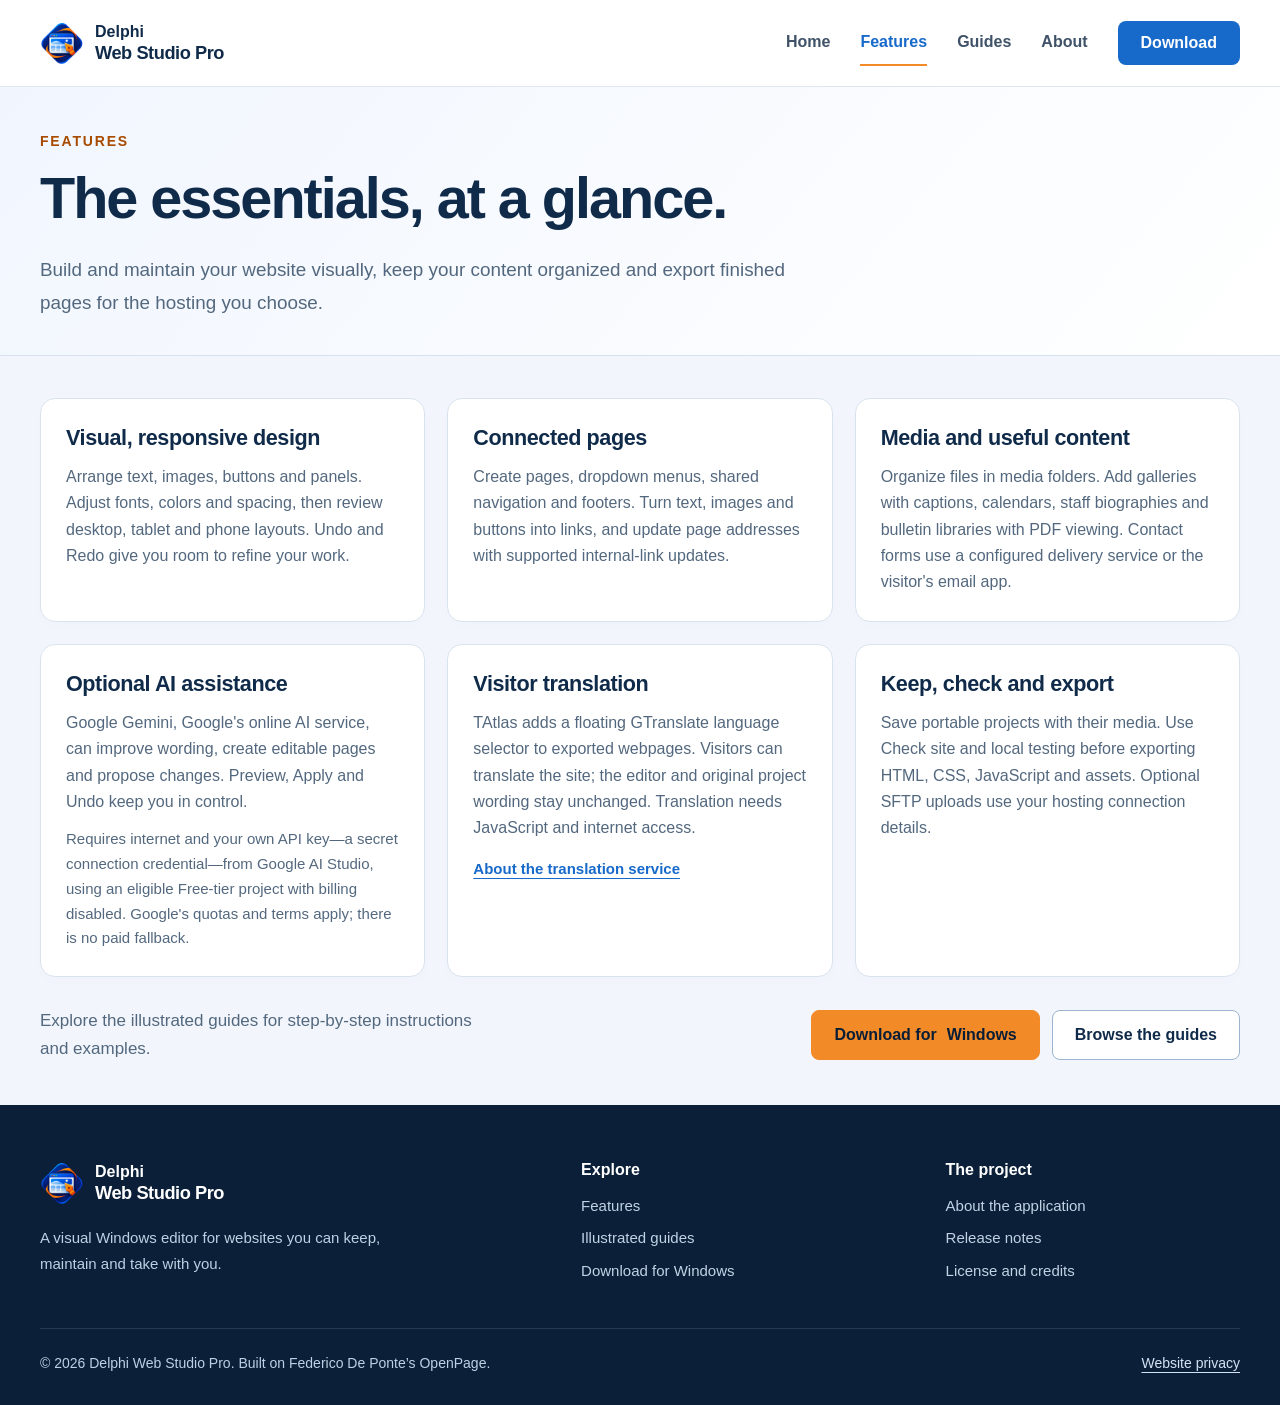
<file: features.html>
<!doctype html>
<html lang="en">
<head>
  <meta charset="utf-8">
  <meta name="viewport" content="width=device-width, initial-scale=1">
  <title>Features — Delphi Web Studio Pro</title>
  <meta name="description" content="The essentials of Delphi Web Studio Pro: visual design, organized media, connected pages, optional Gemini assistance, visitor translation and website export.">
  <meta name="referrer" content="strict-origin-when-cross-origin">
  <link rel="canonical" href="https://delphiwebstudio.github.io/features.html">
  <meta property="og:url" content="https://delphiwebstudio.github.io/features.html">
  <meta property="og:site_name" content="Delphi Web Studio Pro">
  <meta property="og:image:width" content="1200">
  <meta property="og:image:height" content="630">
  <meta name="twitter:card" content="summary_large_image">
  <meta name="theme-color" content="#102b4a">
  <meta property="og:type" content="website">
  <meta property="og:title" content="Features — Delphi Web Studio Pro">
  <meta property="og:description" content="The essentials of Delphi Web Studio Pro: visual design, organized media, connected pages, optional Gemini assistance, visitor translation and website export.">
  <meta property="og:image" content="https://delphiwebstudio.github.io/assets/images/social-card.png">
  <link rel="icon" href="assets/images/favicon.ico">
  <link rel="stylesheet" href="assets/site.css">
  <script src="assets/site.js" defer></script>
</head>
<body>
  <a class="skip-link" href="#main">Skip to content</a>
  <header class="site-header">
    <div class="wrap header-inner">
      <a class="brand notranslate" translate="no" href="index.html" aria-label="Delphi Web Studio Pro home"><img src="assets/images/app-icon.png" width="44" height="44" alt=""><span>Delphi <strong>Web Studio Pro</strong></span></a>
      <button class="nav-toggle" type="button" aria-expanded="false" aria-controls="primary-navigation">Menu <span aria-hidden="true" class="menu-lines"></span></button>
      <nav id="primary-navigation" class="site-nav" aria-label="Main navigation"><a href="index.html">Home</a><a href="features.html" aria-current="page">Features</a><a href="guides.html">Guides</a><a href="about.html">About</a><a class="button nav-cta" href="download.html">Download</a></nav>
    </div>
  </header>
  <main id="main" class="features-page">
    <section class="page-intro"><div class="wrap"><p class="eyebrow">Features</p><h1>The essentials, at a glance.</h1><p>Build and maintain your website visually, keep your content organized and export finished pages for the hosting you choose.</p></div></section>

    <section class="section section-tint"><div class="wrap">
      <div class="feature-grid">
        <article class="feature-card" id="design">
          <h2>Visual, responsive design</h2>
          <p>Arrange text, images, buttons and panels. Adjust fonts, colors and spacing, then review desktop, tablet and phone layouts. Undo and Redo give you room to refine your work.</p>
        </article>
        <article class="feature-card" id="navigation">
          <h2>Connected pages</h2>
          <p>Create pages, dropdown menus, shared navigation and footers. Turn text, images and buttons into links, and update page addresses with supported internal-link updates.</p>
        </article>
        <article class="feature-card" id="media">
          <h2 id="content">Media and useful content</h2>
          <p>Organize files in media folders. Add galleries with captions, calendars, staff biographies and bulletin libraries with PDF viewing. Contact forms use a configured delivery service or the visitor's email app.</p>
        </article>
        <article class="feature-card" id="ai-assistance">
          <h2>Optional AI assistance</h2>
          <p><span class="notranslate" translate="no">Google Gemini</span>, Google's online AI service, can improve wording, create editable pages and propose changes. Preview, Apply and Undo keep you in control.</p>
          <p class="feature-note">Requires internet and your own API key—a secret connection credential—from <span class="notranslate" translate="no">Google AI Studio</span>, using an eligible Free-tier project with billing disabled. Google's quotas and terms apply; there is no paid fallback.</p>
        </article>
        <article class="feature-card" id="translation">
          <h2>Visitor translation</h2>
          <p><span class="notranslate" translate="no">TAtlas</span> adds a floating <span class="notranslate" translate="no">GTranslate</span> language selector to exported webpages. Visitors can translate the site; the editor and original project wording stay unchanged. Translation needs JavaScript and internet access.</p>
          <a class="text-link" href="privacy.html#translation">About the translation service</a>
        </article>
        <article class="feature-card" id="export">
          <h2>Keep, check and export</h2>
          <p>Save portable projects with their media. Use Check site and local testing before exporting HTML, CSS, JavaScript and assets. Optional SFTP uploads use your hosting connection details.</p>
        </article>
      </div>
      <div class="features-next"><p>Explore the illustrated guides for step-by-step instructions and examples.</p><div class="button-row"><a class="button primary" href="download.html">Download for <span class="notranslate" translate="no">Windows</span></a><a class="button secondary" href="guides.html">Browse the guides</a></div></div>
    </div></section>
  </main>
  <footer class="site-footer"><div class="wrap footer-grid"><div class="footer-brand"><a class="brand notranslate" translate="no" href="index.html"><img src="assets/images/app-icon.png" width="42" height="42" alt=""><span>Delphi <strong>Web Studio Pro</strong></span></a><p>A visual <span class="notranslate" translate="no">Windows</span> editor for websites you can keep, maintain and take with you.</p></div><div><h2>Explore</h2><a href="features.html">Features</a><a href="guides.html">Illustrated guides</a><a href="download.html">Download for <span class="notranslate" translate="no">Windows</span></a></div><div><h2>The project</h2><a href="about.html">About the application</a><a href="updates.html">Release notes</a><a href="about.html#license">License and credits</a></div></div><div class="wrap footer-bottom"><p>© 2026 <span class="notranslate" translate="no">Delphi Web Studio Pro</span>. Built on Federico De Ponte’s <span class="notranslate" translate="no">OpenPage</span>.</p><a href="privacy.html">Website privacy</a></div></footer>
  <div class="gtranslate_wrapper notranslate" translate="no" aria-label="Website language"></div>
  <noscript><p class="noscript-note">Website translation needs JavaScript. All downloads, guides and pages remain available.</p></noscript>
</body>
</html>
</file>
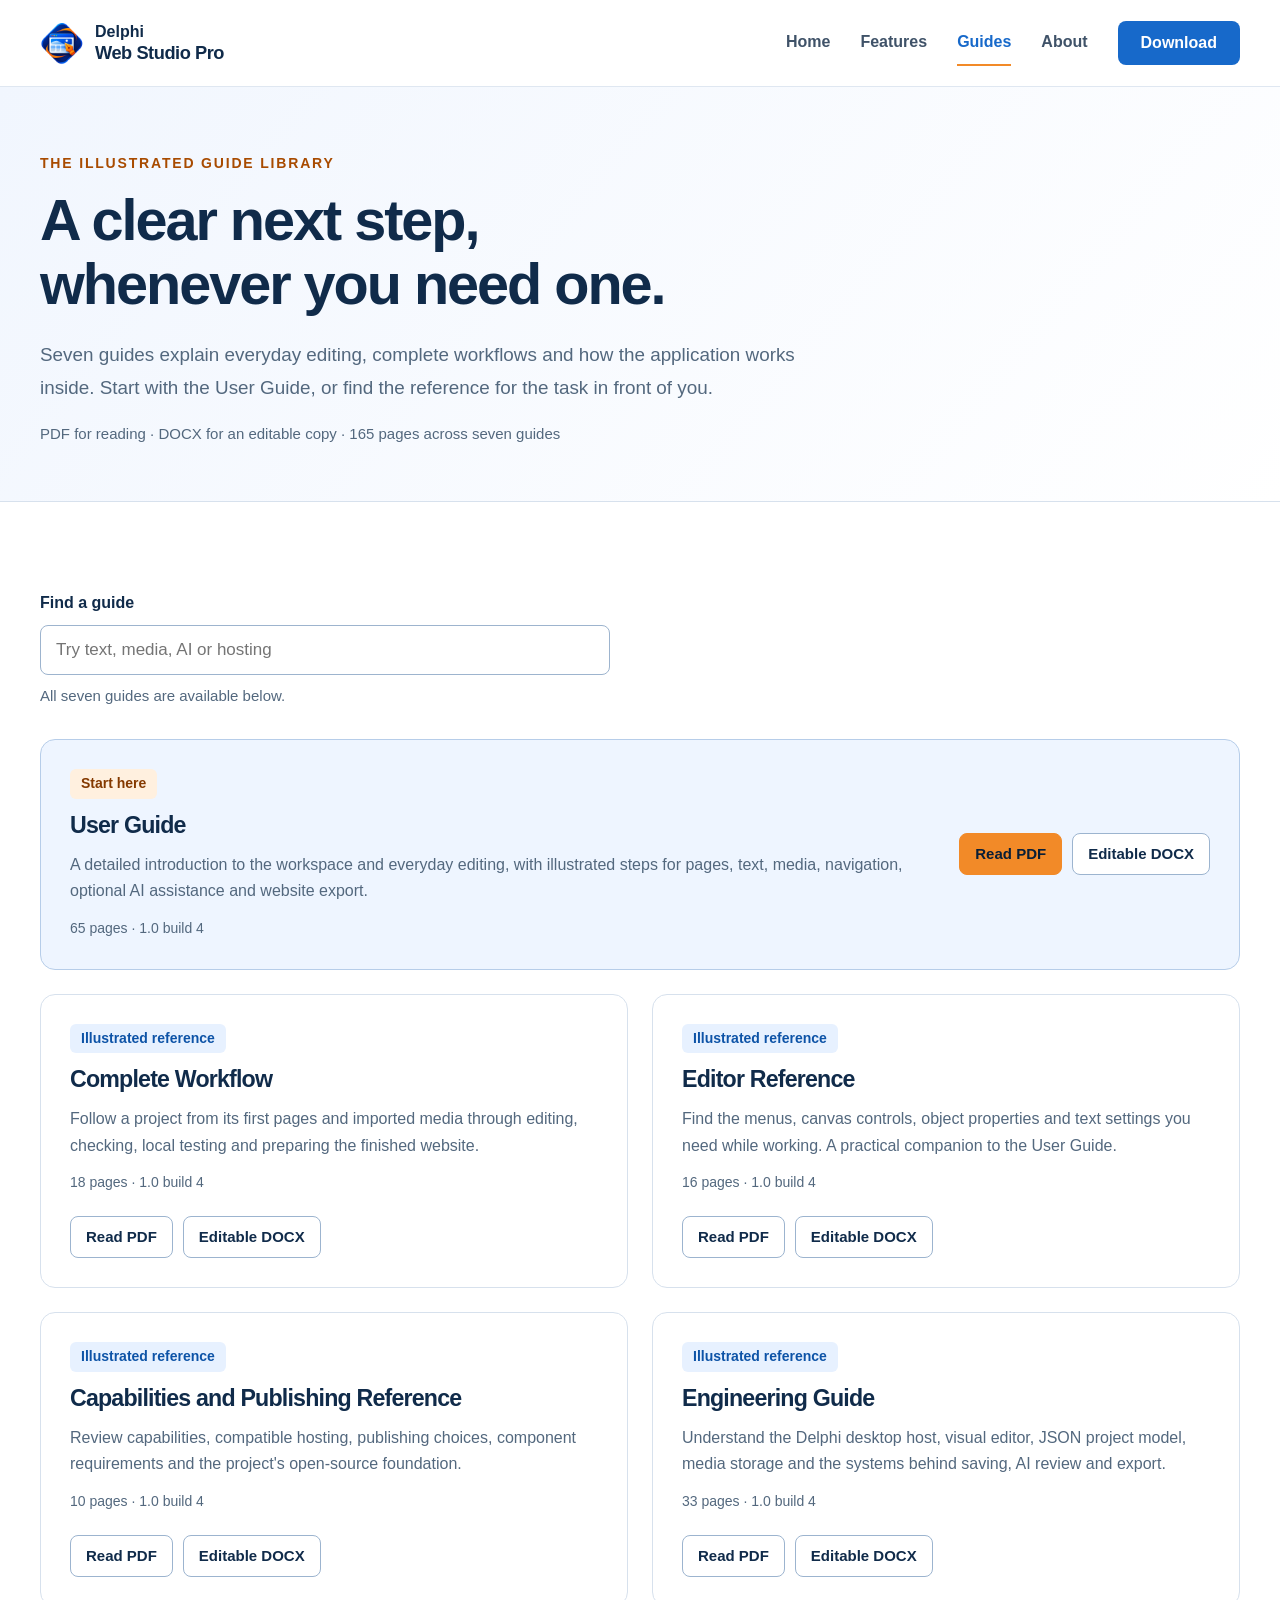
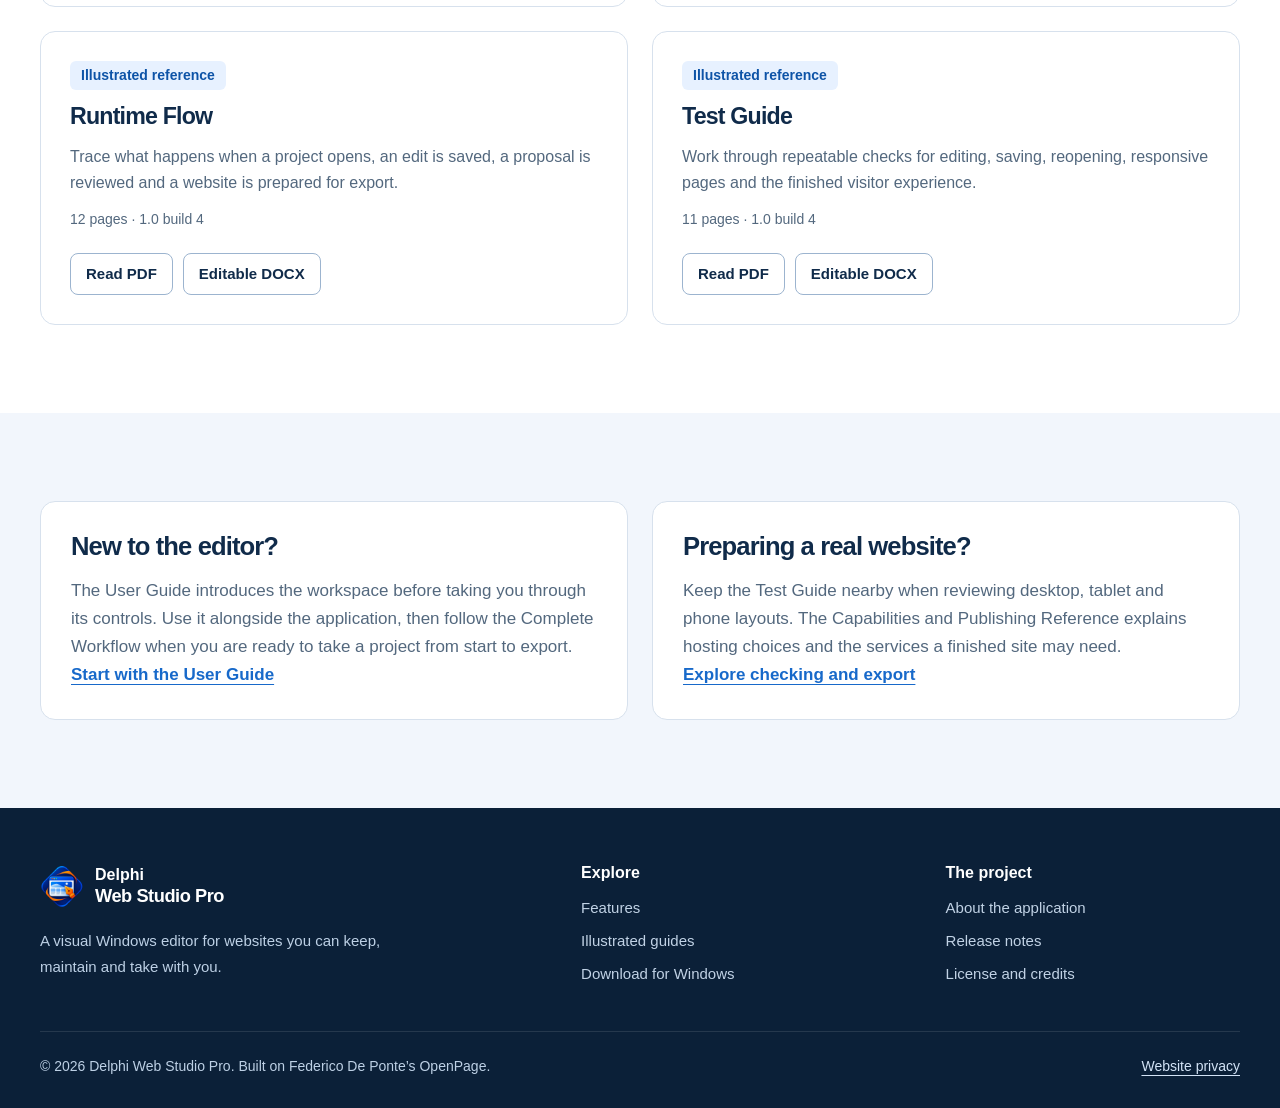
<file: guides.html>
<!doctype html>
<html lang="en">
<head>
  <meta charset="utf-8">
  <meta name="viewport" content="width=device-width, initial-scale=1">
  <title>Illustrated guides for Delphi Web Studio Pro</title>
  <meta name="description" content="Read seven illustrated guides for Delphi Web Studio Pro, including the User Guide, Engineering Guide, workflows, testing and publishing. Local PDF and DOCX downloads.">
  <meta name="referrer" content="strict-origin-when-cross-origin">
  <link rel="canonical" href="https://delphiwebstudio.github.io/guides.html">
  <meta property="og:url" content="https://delphiwebstudio.github.io/guides.html">
  <meta property="og:site_name" content="Delphi Web Studio Pro">
  <meta property="og:image:width" content="1200">
  <meta property="og:image:height" content="630">
  <meta name="twitter:card" content="summary_large_image">
  <meta name="theme-color" content="#102b4a">
  <meta property="og:type" content="website">
  <meta property="og:title" content="Illustrated guides for Delphi Web Studio Pro">
  <meta property="og:description" content="Read seven illustrated guides for Delphi Web Studio Pro, including the User Guide, Engineering Guide, workflows, testing and publishing. Local PDF and DOCX downloads.">
  <meta property="og:image" content="https://delphiwebstudio.github.io/assets/images/social-card.png">
  <link rel="icon" href="assets/images/favicon.ico">
  <link rel="stylesheet" href="assets/site.css">
  <script src="assets/site.js" defer></script>
</head>
<body>
  <a class="skip-link" href="#main">Skip to content</a>
  <header class="site-header">
    <div class="wrap header-inner">
      <a class="brand notranslate" translate="no" href="index.html" aria-label="Delphi Web Studio Pro home"><img src="assets/images/app-icon.png" width="44" height="44" alt=""><span>Delphi <strong>Web Studio Pro</strong></span></a>
      <button class="nav-toggle" type="button" aria-expanded="false" aria-controls="primary-navigation">Menu <span aria-hidden="true" class="menu-lines"></span></button>
      <nav id="primary-navigation" class="site-nav" aria-label="Main navigation"><a href="index.html">Home</a><a href="features.html">Features</a><a href="guides.html" aria-current="page">Guides</a><a href="about.html">About</a><a class="button nav-cta" href="download.html">Download</a></nav>
    </div>
  </header>
  <main id="main">
<section class="page-intro"><div class="wrap"><p class="eyebrow">The illustrated guide library</p><h1>A clear next step,<br>whenever you need one.</h1><p class="lead">Seven guides explain everyday editing, complete workflows and how the application works inside. Start with the User Guide, or find the reference for the task in front of you.</p><p class="meta">PDF for reading <span aria-hidden="true">·</span> DOCX for an editable copy <span aria-hidden="true">·</span> 165 pages across seven guides</p></div></section>
<section class="section"><div class="wrap"><div class="guide-search"><label for="guide-search">Find a guide</label><input id="guide-search" type="search" placeholder="Try text, media, AI or hosting" autocomplete="off"><p class="filter-status" id="guide-filter-status" role="status" aria-live="polite">All seven guides are available below.</p></div><div class="guide-grid"><article id="user-guide" class="guide-card featured" data-guide data-keywords="beginner start ai gemini spelling text photo calendar staff"><div><span class="badge orange">Start here</span><h2>User Guide</h2><p>A detailed introduction to the workspace and everyday editing, with illustrated steps for pages, text, media, navigation, optional AI assistance and website export.</p><p class="guide-meta">65 pages <span aria-hidden="true">·</span> <span class="notranslate" translate="no">1.0 build 4</span></p></div><div class="guide-actions"><a class="button primary small" href="downloads/guides/delphi-web-studio-pro-user-guide.pdf" target="_blank" rel="noopener" aria-label="Read User Guide PDF">Read PDF</a><a class="button secondary small" href="downloads/guides/delphi-web-studio-pro-user-guide.docx" download aria-label="Download User Guide DOCX">Editable DOCX</a></div></article><article id="complete-workflow" class="guide-card" data-guide data-keywords="step by step start finish export publish local test"><div><span class="badge">Illustrated reference</span><h2>Complete Workflow</h2><p>Follow a project from its first pages and imported media through editing, checking, local testing and preparing the finished website.</p><p class="guide-meta">18 pages <span aria-hidden="true">·</span> <span class="notranslate" translate="no">1.0 build 4</span></p></div><div class="guide-actions"><a class="button secondary small" href="downloads/guides/delphi-web-studio-pro-complete-workflow.pdf" target="_blank" rel="noopener" aria-label="Read Complete Workflow PDF">Read PDF</a><a class="button secondary small" href="downloads/guides/delphi-web-studio-pro-complete-workflow.docx" download aria-label="Download Complete Workflow DOCX">Editable DOCX</a></div></article><article id="editor-reference" class="guide-card" data-guide data-keywords="button menu properties paragraph font color spacing navigation"><div><span class="badge">Illustrated reference</span><h2>Editor Reference</h2><p>Find the menus, canvas controls, object properties and text settings you need while working. A practical companion to the User Guide.</p><p class="guide-meta">16 pages <span aria-hidden="true">·</span> <span class="notranslate" translate="no">1.0 build 4</span></p></div><div class="guide-actions"><a class="button secondary small" href="downloads/guides/delphi-web-studio-pro-editor-reference.pdf" target="_blank" rel="noopener" aria-label="Read Editor Reference PDF">Read PDF</a><a class="button secondary small" href="downloads/guides/delphi-web-studio-pro-editor-reference.docx" download aria-label="Download Editor Reference DOCX">Editable DOCX</a></div></article><article id="capabilities-and-publishing-reference" class="guide-card" data-guide data-keywords="hosting website sftp openssh publishing license"><div><span class="badge">Illustrated reference</span><h2>Capabilities and Publishing Reference</h2><p>Review capabilities, compatible hosting, publishing choices, component requirements and the project's open-source foundation.</p><p class="guide-meta">10 pages <span aria-hidden="true">·</span> <span class="notranslate" translate="no">1.0 build 4</span></p></div><div class="guide-actions"><a class="button secondary small" href="downloads/guides/delphi-web-studio-pro-capabilities-and-publishing-reference.pdf" target="_blank" rel="noopener" aria-label="Read Capabilities and Publishing Reference PDF">Read PDF</a><a class="button secondary small" href="downloads/guides/delphi-web-studio-pro-capabilities-and-publishing-reference.docx" download aria-label="Download Capabilities and Publishing Reference DOCX">Editable DOCX</a></div></article><article id="engineering-guide" class="guide-card" data-guide data-keywords="developer architecture source json technical security gemini"><div><span class="badge">Illustrated reference</span><h2>Engineering Guide</h2><p>Understand the Delphi desktop host, visual editor, JSON project model, media storage and the systems behind saving, AI review and export.</p><p class="guide-meta">33 pages <span aria-hidden="true">·</span> <span class="notranslate" translate="no">1.0 build 4</span></p></div><div class="guide-actions"><a class="button secondary small" href="downloads/guides/delphi-web-studio-pro-engineering-guide.pdf" target="_blank" rel="noopener" aria-label="Read Engineering Guide PDF">Read PDF</a><a class="button secondary small" href="downloads/guides/delphi-web-studio-pro-engineering-guide.docx" download aria-label="Download Engineering Guide DOCX">Editable DOCX</a></div></article><article id="runtime-flow" class="guide-card" data-guide data-keywords="technical developer lifecycle runtime data"><div><span class="badge">Illustrated reference</span><h2>Runtime Flow</h2><p>Trace what happens when a project opens, an edit is saved, a proposal is reviewed and a website is prepared for export.</p><p class="guide-meta">12 pages <span aria-hidden="true">·</span> <span class="notranslate" translate="no">1.0 build 4</span></p></div><div class="guide-actions"><a class="button secondary small" href="downloads/guides/delphi-web-studio-pro-runtime-flow.pdf" target="_blank" rel="noopener" aria-label="Read Runtime Flow PDF">Read PDF</a><a class="button secondary small" href="downloads/guides/delphi-web-studio-pro-runtime-flow.docx" download aria-label="Download Runtime Flow DOCX">Editable DOCX</a></div></article><article id="test-guide" class="guide-card" data-guide data-keywords="quality testing check site regression verify"><div><span class="badge">Illustrated reference</span><h2>Test Guide</h2><p>Work through repeatable checks for editing, saving, reopening, responsive pages and the finished visitor experience.</p><p class="guide-meta">11 pages <span aria-hidden="true">·</span> <span class="notranslate" translate="no">1.0 build 4</span></p></div><div class="guide-actions"><a class="button secondary small" href="downloads/guides/delphi-web-studio-pro-test-guide.pdf" target="_blank" rel="noopener" aria-label="Read Test Guide PDF">Read PDF</a><a class="button secondary small" href="downloads/guides/delphi-web-studio-pro-test-guide.docx" download aria-label="Download Test Guide DOCX">Editable DOCX</a></div></article></div><p class="empty-state" id="guide-empty" hidden>No guide matches that search. Try a shorter word, or clear the search to see every guide.</p></div></section>
<section class="section section-tint"><div class="wrap info-grid"><div class="panel"><h2>New to the editor?</h2><p>The User Guide introduces the workspace before taking you through its controls. Use it alongside the application, then follow the Complete Workflow when you are ready to take a project from start to export.</p><a class="text-link" href="#user-guide">Start with the User Guide</a></div><div class="panel"><h2>Preparing a real website?</h2><p>Keep the Test Guide nearby when reviewing desktop, tablet and phone layouts. The Capabilities and Publishing Reference explains hosting choices and the services a finished site may need.</p><a class="text-link" href="features.html#export">Explore checking and export</a></div></div></section>
  </main>
  <footer class="site-footer"><div class="wrap footer-grid"><div class="footer-brand"><a class="brand notranslate" translate="no" href="index.html"><img src="assets/images/app-icon.png" width="42" height="42" alt=""><span>Delphi <strong>Web Studio Pro</strong></span></a><p>A visual <span class="notranslate" translate="no">Windows</span> editor for websites you can keep, maintain and take with you.</p></div><div><h2>Explore</h2><a href="features.html">Features</a><a href="guides.html">Illustrated guides</a><a href="download.html">Download for <span class="notranslate" translate="no">Windows</span></a></div><div><h2>The project</h2><a href="about.html">About the application</a><a href="updates.html">Release notes</a><a href="about.html#license">License and credits</a></div></div><div class="wrap footer-bottom"><p>© 2026 <span class="notranslate" translate="no">Delphi Web Studio Pro</span>. Built on Federico De Ponte’s <span class="notranslate" translate="no">OpenPage</span>.</p><a href="privacy.html">Website privacy</a></div></footer>
  <dialog class="image-dialog" aria-labelledby="image-dialog-title"><div class="image-dialog-inner"><div class="dialog-heading"><h2 id="image-dialog-title">Editor screenshot</h2><button class="dialog-close" type="button" aria-label="Close image">Close</button></div><img class="dialog-image" src="assets/images/editor-overview.png" alt=""><p class="dialog-caption"></p></div></dialog>
  <div class="gtranslate_wrapper notranslate" translate="no" aria-label="Website language"></div>
  <noscript><p class="noscript-note">Website translation and screenshot enlargement need JavaScript. All downloads, guides and pages remain available.</p></noscript>
</body>
</html>
</file>
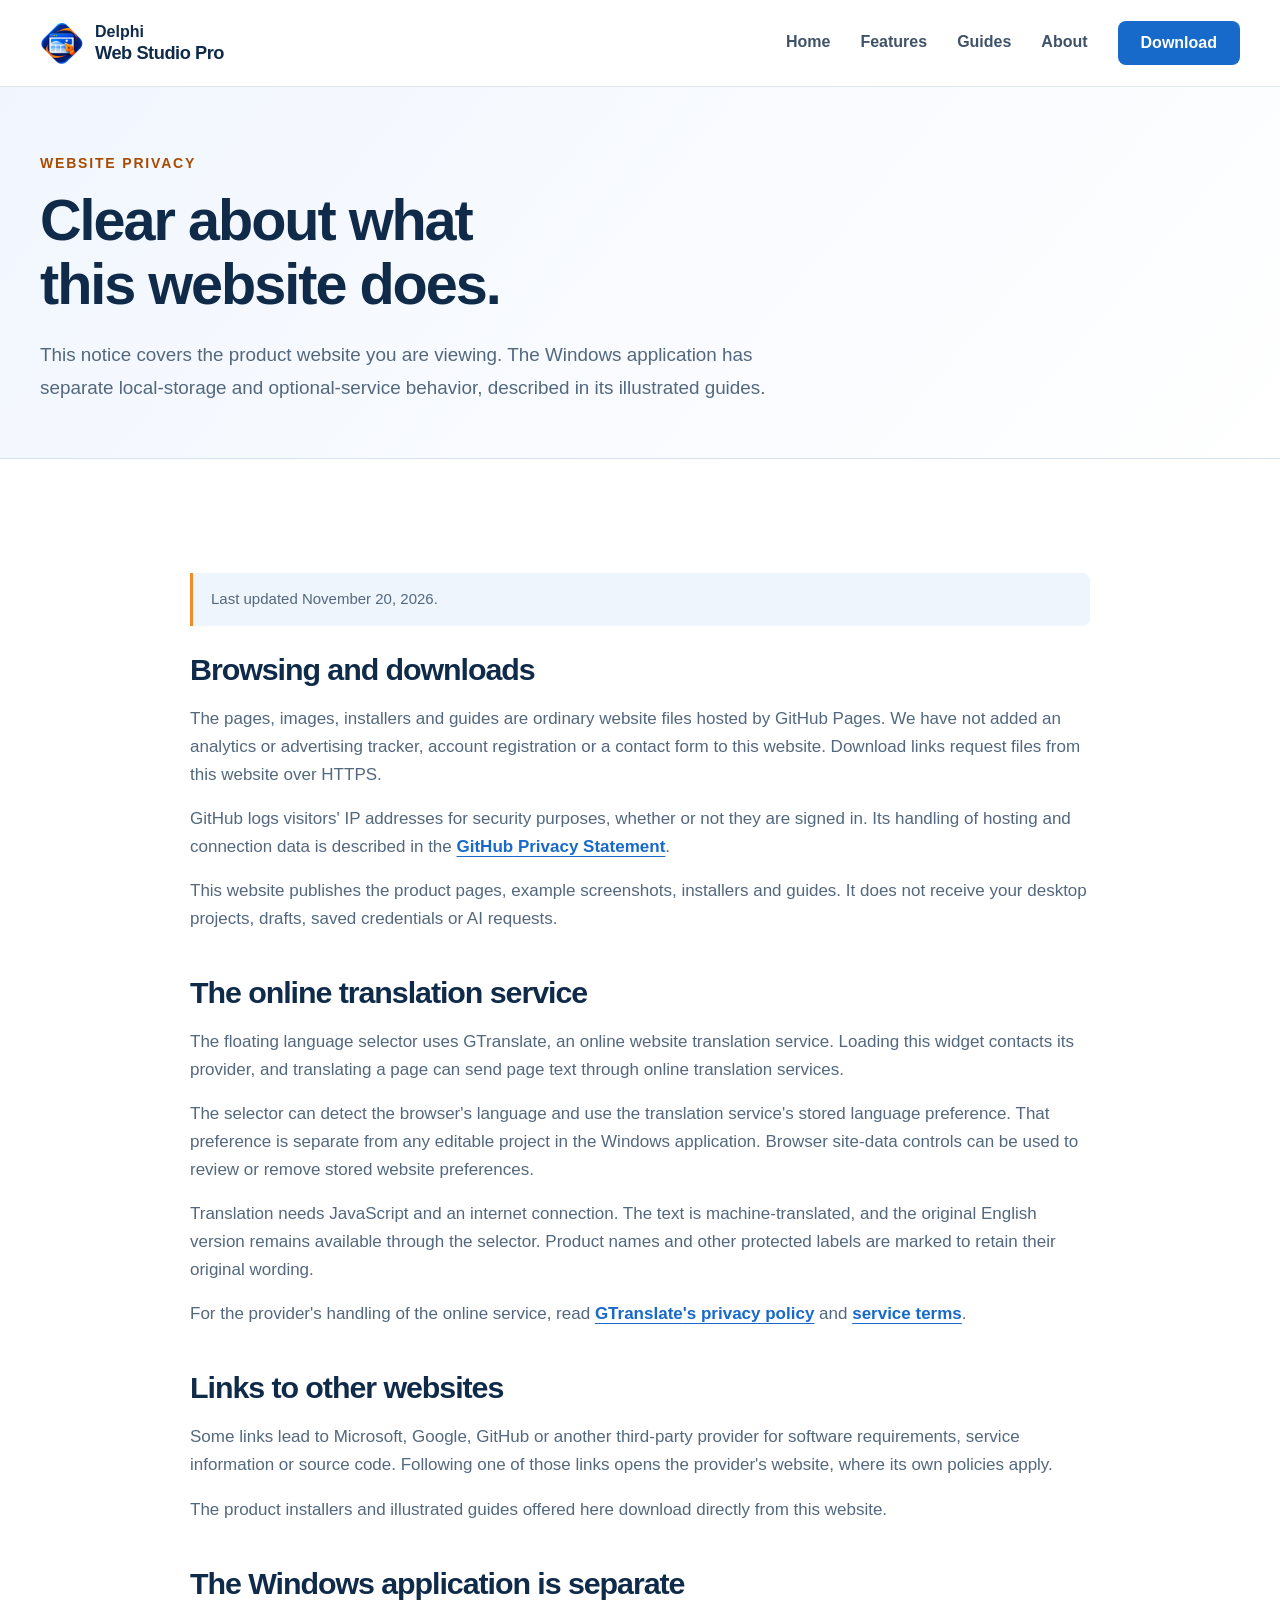
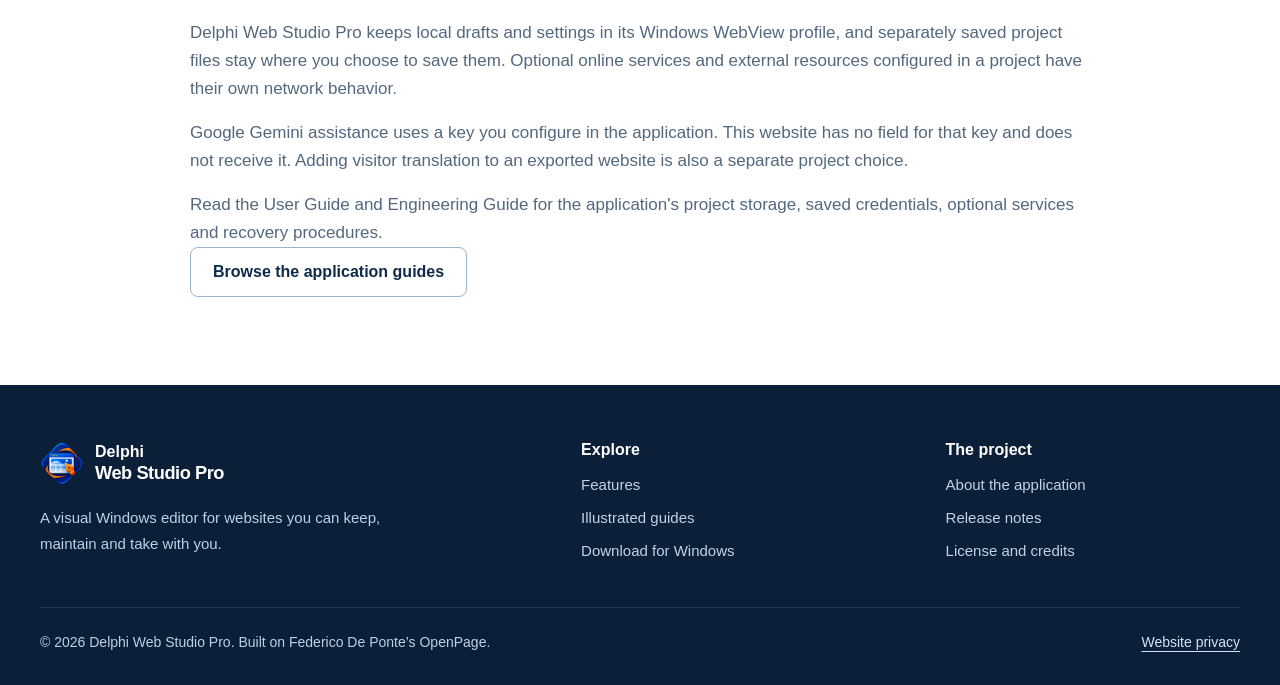
<file: privacy.html>
<!doctype html>
<html lang="en">
<head>
  <meta charset="utf-8">
  <meta name="viewport" content="width=device-width, initial-scale=1">
  <title>Website privacy — Delphi Web Studio Pro</title>
  <meta name="description" content="How this product website handles browsing, downloads, external links and its GTranslate language selector, separately from the Windows application&#x27;s project data.">
  <meta name="referrer" content="strict-origin-when-cross-origin">
  <link rel="canonical" href="https://delphiwebstudio.github.io/privacy.html">
  <meta property="og:url" content="https://delphiwebstudio.github.io/privacy.html">
  <meta property="og:site_name" content="Delphi Web Studio Pro">
  <meta property="og:image:width" content="1200">
  <meta property="og:image:height" content="630">
  <meta name="twitter:card" content="summary_large_image">
  <meta name="theme-color" content="#102b4a">
  <meta property="og:type" content="website">
  <meta property="og:title" content="Website privacy — Delphi Web Studio Pro">
  <meta property="og:description" content="How this product website handles browsing, downloads, external links and its GTranslate language selector, separately from the Windows application&#x27;s project data.">
  <meta property="og:image" content="https://delphiwebstudio.github.io/assets/images/social-card.png">
  <link rel="icon" href="assets/images/favicon.ico">
  <link rel="stylesheet" href="assets/site.css">
  <script src="assets/site.js" defer></script>
</head>
<body>
  <a class="skip-link" href="#main">Skip to content</a>
  <header class="site-header">
    <div class="wrap header-inner">
      <a class="brand notranslate" translate="no" href="index.html" aria-label="Delphi Web Studio Pro home"><img src="assets/images/app-icon.png" width="44" height="44" alt=""><span>Delphi <strong>Web Studio Pro</strong></span></a>
      <button class="nav-toggle" type="button" aria-expanded="false" aria-controls="primary-navigation">Menu <span aria-hidden="true" class="menu-lines"></span></button>
      <nav id="primary-navigation" class="site-nav" aria-label="Main navigation"><a href="index.html">Home</a><a href="features.html">Features</a><a href="guides.html">Guides</a><a href="about.html">About</a><a class="button nav-cta" href="download.html">Download</a></nav>
    </div>
  </header>
  <main id="main">
    <section class="page-intro"><div class="wrap"><p class="eyebrow">Website privacy</p><h1>Clear about what<br>this website does.</h1><p>This notice covers the product website you are viewing. The <span class="notranslate" translate="no">Windows</span> application has separate local-storage and optional-service behavior, described in its illustrated guides.</p></div></section>

    <section class="section"><div class="wrap prose-page">
      <p class="small-note">Last updated <time datetime="2026-11-20">November 20, 2026</time>.</p>
      <section class="prose-section" id="website-data"><h2>Browsing and downloads</h2><p>The pages, images, installers and guides are ordinary website files hosted by <span class="notranslate" translate="no">GitHub Pages</span>. We have not added an analytics or advertising tracker, account registration or a contact form to this website. Download links request files from this website over HTTPS.</p><p><span class="notranslate" translate="no">GitHub</span> logs visitors' IP addresses for security purposes, whether or not they are signed in. Its handling of hosting and connection data is described in the <a class="text-link" href="https://docs.github.com/en/site-policy/privacy-policies/github-general-privacy-statement" target="_blank" rel="noopener noreferrer"><span class="notranslate" translate="no">GitHub</span> Privacy Statement</a>.</p><p>This website publishes the product pages, example screenshots, installers and guides. It does not receive your desktop projects, drafts, saved credentials or AI requests.</p></section>
      <section class="prose-section" id="translation"><h2>The online translation service</h2><p>The floating language selector uses <span class="notranslate" translate="no">GTranslate</span>, an online website translation service. Loading this widget contacts its provider, and translating a page can send page text through online translation services.</p><p>The selector can detect the browser's language and use the translation service's stored language preference. That preference is separate from any editable project in the <span class="notranslate" translate="no">Windows</span> application. Browser site-data controls can be used to review or remove stored website preferences.</p><p>Translation needs JavaScript and an internet connection. The text is machine-translated, and the original English version remains available through the selector. Product names and other protected labels are marked to retain their original wording.</p><p>For the provider's handling of the online service, read <a class="text-link" href="https://gtranslate.io/privacy-policy" target="_blank" rel="noopener noreferrer"><span class="notranslate" translate="no">GTranslate</span>'s privacy policy</a> and <a class="text-link" href="https://gtranslate.io/terms" target="_blank" rel="noopener noreferrer">service terms</a>.</p></section>
      <section class="prose-section"><h2>Links to other websites</h2><p>Some links lead to Microsoft, Google, <span class="notranslate" translate="no">GitHub</span> or another third-party provider for software requirements, service information or source code. Following one of those links opens the provider's website, where its own policies apply.</p><p>The product installers and illustrated guides offered here download directly from this website.</p></section>
      <section class="prose-section" id="application"><h2>The <span class="notranslate" translate="no">Windows</span> application is separate</h2><p><span class="notranslate" translate="no">Delphi Web Studio Pro</span> keeps local drafts and settings in its <span class="notranslate" translate="no">Windows</span> WebView profile, and separately saved project files stay where you choose to save them. Optional online services and external resources configured in a project have their own network behavior.</p><p><span class="notranslate" translate="no">Google Gemini</span> assistance uses a key you configure in the application. This website has no field for that key and does not receive it. Adding visitor translation to an exported website is also a separate project choice.</p><p>Read the User Guide and Engineering Guide for the application's project storage, saved credentials, optional services and recovery procedures.</p><a class="button secondary" href="guides.html">Browse the application guides</a></section>
    </div></section>
  </main>
  <footer class="site-footer"><div class="wrap footer-grid"><div class="footer-brand"><a class="brand notranslate" translate="no" href="index.html"><img src="assets/images/app-icon.png" width="42" height="42" alt=""><span>Delphi <strong>Web Studio Pro</strong></span></a><p>A visual <span class="notranslate" translate="no">Windows</span> editor for websites you can keep, maintain and take with you.</p></div><div><h2>Explore</h2><a href="features.html">Features</a><a href="guides.html">Illustrated guides</a><a href="download.html">Download for <span class="notranslate" translate="no">Windows</span></a></div><div><h2>The project</h2><a href="about.html">About the application</a><a href="updates.html">Release notes</a><a href="about.html#license">License and credits</a></div></div><div class="wrap footer-bottom"><p>© 2026 <span class="notranslate" translate="no">Delphi Web Studio Pro</span>. Built on Federico De Ponte’s <span class="notranslate" translate="no">OpenPage</span>.</p><a href="privacy.html">Website privacy</a></div></footer>
  <dialog class="image-dialog" aria-labelledby="image-dialog-title"><div class="image-dialog-inner"><div class="dialog-heading"><h2 id="image-dialog-title">Editor screenshot</h2><button class="dialog-close" type="button" aria-label="Close image">Close</button></div><img class="dialog-image" src="assets/images/editor-overview.png" alt=""><p class="dialog-caption"></p></div></dialog>
  <div class="gtranslate_wrapper notranslate" translate="no" aria-label="Website language"></div>
  <noscript><p class="noscript-note">Website translation and screenshot enlargement need JavaScript. All downloads, guides and pages remain available.</p></noscript>
</body>
</html>
</file>
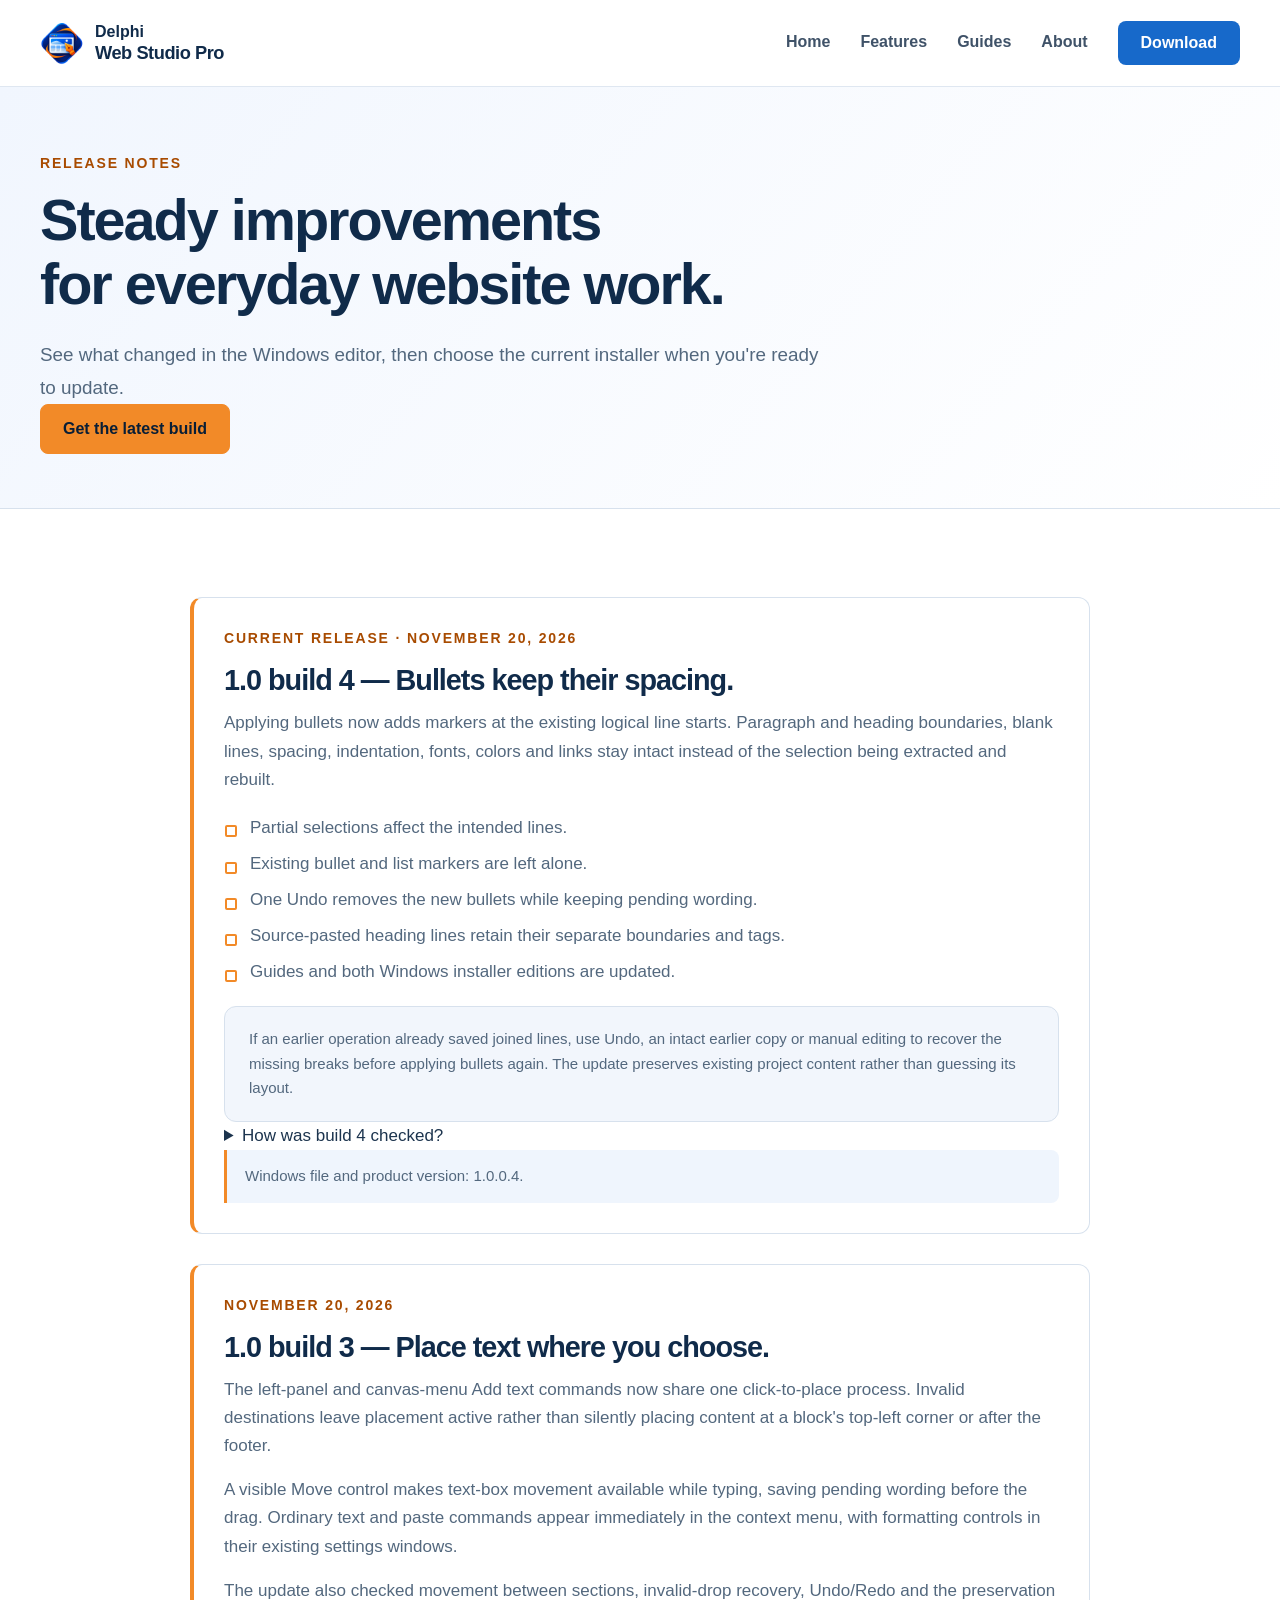
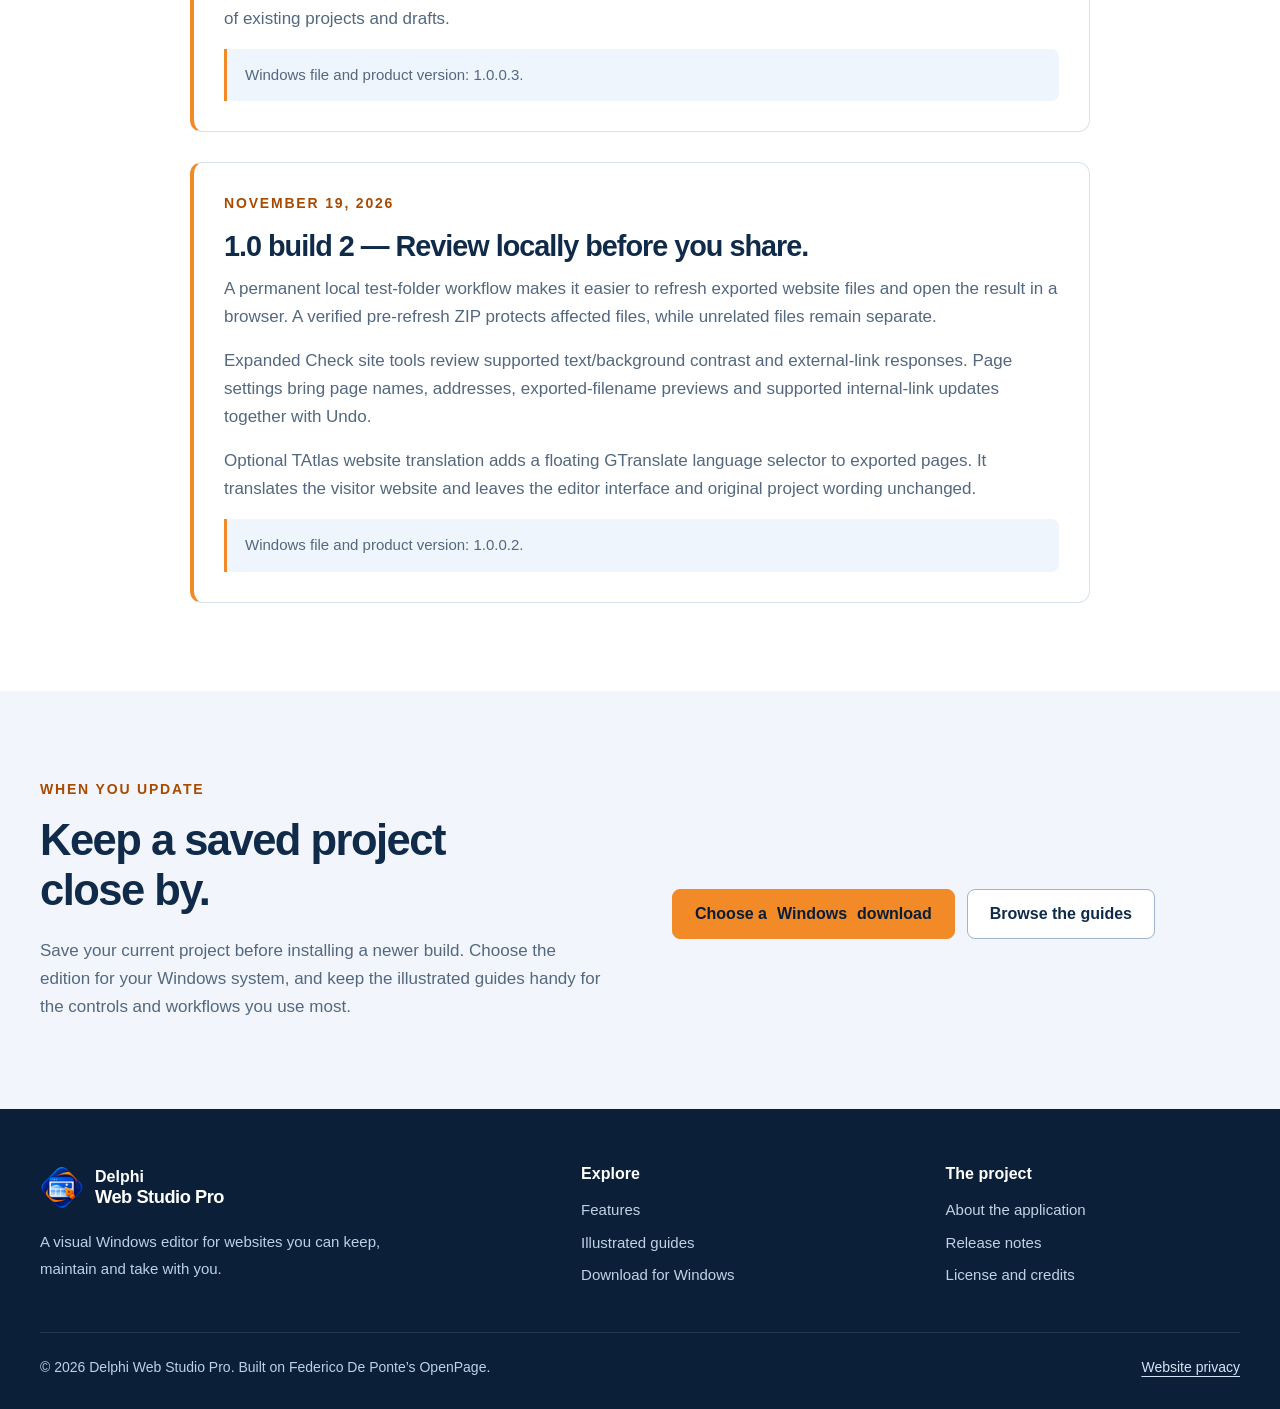
<file: updates.html>
<!doctype html>
<html lang="en">
<head>
  <meta charset="utf-8">
  <meta name="viewport" content="width=device-width, initial-scale=1">
  <title>Release notes — Delphi Web Studio Pro</title>
  <meta name="description" content="Recent Delphi Web Studio Pro updates, including build 4 bullet spacing, build 3 placement and dragging, and build 2 local testing and website translation.">
  <meta name="referrer" content="strict-origin-when-cross-origin">
  <link rel="canonical" href="https://delphiwebstudio.github.io/updates.html">
  <meta property="og:url" content="https://delphiwebstudio.github.io/updates.html">
  <meta property="og:site_name" content="Delphi Web Studio Pro">
  <meta property="og:image:width" content="1200">
  <meta property="og:image:height" content="630">
  <meta name="twitter:card" content="summary_large_image">
  <meta name="theme-color" content="#102b4a">
  <meta property="og:type" content="website">
  <meta property="og:title" content="Release notes — Delphi Web Studio Pro">
  <meta property="og:description" content="Recent Delphi Web Studio Pro updates, including build 4 bullet spacing, build 3 placement and dragging, and build 2 local testing and website translation.">
  <meta property="og:image" content="https://delphiwebstudio.github.io/assets/images/social-card.png">
  <link rel="icon" href="assets/images/favicon.ico">
  <link rel="stylesheet" href="assets/site.css">
  <script src="assets/site.js" defer></script>
</head>
<body>
  <a class="skip-link" href="#main">Skip to content</a>
  <header class="site-header">
    <div class="wrap header-inner">
      <a class="brand notranslate" translate="no" href="index.html" aria-label="Delphi Web Studio Pro home"><img src="assets/images/app-icon.png" width="44" height="44" alt=""><span>Delphi <strong>Web Studio Pro</strong></span></a>
      <button class="nav-toggle" type="button" aria-expanded="false" aria-controls="primary-navigation">Menu <span aria-hidden="true" class="menu-lines"></span></button>
      <nav id="primary-navigation" class="site-nav" aria-label="Main navigation"><a href="index.html">Home</a><a href="features.html">Features</a><a href="guides.html">Guides</a><a href="about.html">About</a><a class="button nav-cta" href="download.html">Download</a></nav>
    </div>
  </header>
  <main id="main">
    <section class="page-intro"><div class="wrap"><p class="eyebrow">Release notes</p><h1>Steady improvements<br>for everyday website work.</h1><p>See what changed in the <span class="notranslate" translate="no">Windows</span> editor, then choose the current installer when you're ready to update.</p><a class="button primary" href="download.html">Get the latest build</a></div></section>

    <section class="section"><div class="wrap prose-page release-list">
      <article class="release-entry" id="build-4"><p class="eyebrow">Current release · <time datetime="2026-11-20">November 20, 2026</time></p><h2><span class="notranslate" translate="no">1.0 build 4</span> — Bullets keep their spacing.</h2><p>Applying bullets now adds markers at the existing logical line starts. Paragraph and heading boundaries, blank lines, spacing, indentation, fonts, colors and links stay intact instead of the selection being extracted and rebuilt.</p><ul class="feature-list"><li>Partial selections affect the intended lines.</li><li>Existing bullet and list markers are left alone.</li><li>One Undo removes the new bullets while keeping pending wording.</li><li>Source-pasted heading lines retain their separate boundaries and tags.</li><li>Guides and both <span class="notranslate" translate="no">Windows</span> installer editions are updated.</li></ul><p class="note">If an earlier operation already saved joined lines, use Undo, an intact earlier copy or manual editing to recover the missing breaks before applying bullets again. The update preserves existing project content rather than guessing its layout.</p><details class="faq-item"><summary>How was build 4 checked?</summary><div><p>The original spacing problem was reproduced before the fix. Checks in both desktop editions covered bullet formatting, text placement, dragging, Undo/Redo and saved-project behavior. The regression suite and installer payload checks also passed, and all seven illustrated guide pairs were reviewed.</p><p>These checks used isolated example projects. They do not replace reviewing your own content and keeping a saved project before an update.</p></div></details><p class="small-note"><span class="notranslate" translate="no">Windows</span> file and product version: <span class="notranslate" translate="no">1.0.0.4</span>.</p></article>

      <article class="release-entry" id="build-3"><p class="eyebrow"><time datetime="2026-11-20">November 20, 2026</time></p><h2><span class="notranslate" translate="no">1.0 build 3</span> — Place text where you choose.</h2><p>The left-panel and canvas-menu Add text commands now share one click-to-place process. Invalid destinations leave placement active rather than silently placing content at a block's top-left corner or after the footer.</p><p>A visible Move control makes text-box movement available while typing, saving pending wording before the drag. Ordinary text and paste commands appear immediately in the context menu, with formatting controls in their existing settings windows.</p><p>The update also checked movement between sections, invalid-drop recovery, Undo/Redo and the preservation of existing projects and drafts.</p><p class="small-note"><span class="notranslate" translate="no">Windows</span> file and product version: <span class="notranslate" translate="no">1.0.0.3</span>.</p></article>

      <article class="release-entry" id="build-2"><p class="eyebrow"><time datetime="2026-11-19">November 19, 2026</time></p><h2><span class="notranslate" translate="no">1.0 build 2</span> — Review locally before you share.</h2><p>A permanent local test-folder workflow makes it easier to refresh exported website files and open the result in a browser. A verified pre-refresh ZIP protects affected files, while unrelated files remain separate.</p><p>Expanded Check site tools review supported text/background contrast and external-link responses. Page settings bring page names, addresses, exported-filename previews and supported internal-link updates together with Undo.</p><p>Optional <span class="notranslate" translate="no">TAtlas</span> website translation adds a floating <span class="notranslate" translate="no">GTranslate</span> language selector to exported pages. It translates the visitor website and leaves the editor interface and original project wording unchanged.</p><p class="small-note"><span class="notranslate" translate="no">Windows</span> file and product version: <span class="notranslate" translate="no">1.0.0.2</span>.</p></article>
    </div></section>

    <section class="section section-tint"><div class="wrap split"><div class="section-heading"><p class="eyebrow">When you update</p><h2>Keep a saved project<br>close by.</h2><p>Save your current project before installing a newer build. Choose the edition for your <span class="notranslate" translate="no">Windows</span> system, and keep the illustrated guides handy for the controls and workflows you use most.</p></div><div class="button-row"><a class="button primary" href="download.html">Choose a <span class="notranslate" translate="no">Windows</span> download</a><a class="button secondary" href="guides.html">Browse the guides</a></div></div></section>
  </main>
  <footer class="site-footer"><div class="wrap footer-grid"><div class="footer-brand"><a class="brand notranslate" translate="no" href="index.html"><img src="assets/images/app-icon.png" width="42" height="42" alt=""><span>Delphi <strong>Web Studio Pro</strong></span></a><p>A visual <span class="notranslate" translate="no">Windows</span> editor for websites you can keep, maintain and take with you.</p></div><div><h2>Explore</h2><a href="features.html">Features</a><a href="guides.html">Illustrated guides</a><a href="download.html">Download for <span class="notranslate" translate="no">Windows</span></a></div><div><h2>The project</h2><a href="about.html">About the application</a><a href="updates.html">Release notes</a><a href="about.html#license">License and credits</a></div></div><div class="wrap footer-bottom"><p>© 2026 <span class="notranslate" translate="no">Delphi Web Studio Pro</span>. Built on Federico De Ponte’s <span class="notranslate" translate="no">OpenPage</span>.</p><a href="privacy.html">Website privacy</a></div></footer>
  <dialog class="image-dialog" aria-labelledby="image-dialog-title"><div class="image-dialog-inner"><div class="dialog-heading"><h2 id="image-dialog-title">Editor screenshot</h2><button class="dialog-close" type="button" aria-label="Close image">Close</button></div><img class="dialog-image" src="assets/images/editor-overview.png" alt=""><p class="dialog-caption"></p></div></dialog>
  <div class="gtranslate_wrapper notranslate" translate="no" aria-label="Website language"></div>
  <noscript><p class="noscript-note">Website translation and screenshot enlargement need JavaScript. All downloads, guides and pages remain available.</p></noscript>
</body>
</html>
</file>
<file: assets/site.css>
:root{--navy:#102b4a;--navy-deep:#091e36;--blue:#1769ca;--blue-dark:#0d53a7;--orange:#f28a28;--ink:#1c344e;--muted:#53687e;--line:#d7e1ed;--tint:#f2f6fc;--white:#fff;--radius:18px;--shadow:0 18px 55px rgba(16,43,74,.1);font-family:"Segoe UI",Arial,sans-serif;color:var(--ink);background:#fff;font-synthesis:none;color-scheme:light;font-size:16px}
*{box-sizing:border-box}html{scroll-behavior:smooth;scroll-padding-top:104px}body{margin:0;font-size:1.0625rem;line-height:1.65}body.modal-open{overflow:hidden}img{max-width:100%;height:auto;display:block}svg{flex-shrink:0}a{color:var(--blue);text-underline-offset:4px}a:hover{color:var(--blue-dark)}button,input,select{font:inherit}button,a,input,summary{-webkit-tap-highlight-color:transparent}:focus-visible{outline:3px solid var(--orange);outline-offset:4px}h1,h2,h3,p,figure{margin:0}h1,h2,h3{line-height:1.15;letter-spacing:-.035em;color:var(--navy);font-weight:720}h2{font-size:clamp(2rem,3.4vw,2.9rem)}h3{font-size:1.3rem;line-height:1.3;letter-spacing:-.015em}p+p{margin-top:1rem}ul,ol{padding-left:1.35rem}li+li{margin-top:.5rem}.wrap{width:min(1240px,calc(100% - 80px));margin-inline:auto}.section{padding-block:88px}.section-tint{background:var(--tint)}.section-heading{max-width:690px;margin-bottom:42px}.section-heading h2+p,.section-heading h2+div{margin-top:22px}.section-heading p{color:var(--muted)}.section-heading.compact{max-width:750px}.section-link{margin-top:28px;text-align:center}.eyebrow{font-size:.875rem;font-weight:730;letter-spacing:.13em;text-transform:uppercase;color:#a84b00!important;margin-bottom:16px;line-height:1.45}.eyebrow.light{color:#ffb46b!important}.button{display:inline-flex;align-items:center;justify-content:center;gap:10px;min-height:50px;padding:12px 22px;border-radius:8px;border:1px solid transparent;background:var(--blue);color:#fff;text-decoration:none;font-weight:650;line-height:1.35;font-size:1rem;cursor:pointer;transition:background .16s,box-shadow .16s,transform .16s;text-align:center}.button:hover{background:var(--blue-dark);color:#fff;box-shadow:0 5px 16px #1769ca26;transform:translateY(-1px)}.button.primary{background:var(--orange);color:var(--navy-deep);border-color:var(--orange)}.button.primary:hover{background:#ff9c45;color:var(--navy-deep)}.button.secondary{background:#fff;border-color:#9cb4cf;color:var(--navy)}.button.secondary:hover{background:#edf4fe;border-color:var(--blue)}.button.ghost{background:transparent;border-color:#829bb8;color:#fff}.button.ghost:hover{background:#ffffff12;border-color:#c2d4ec}.button.small{min-height:42px;padding:9px 15px;font-size:.9375rem}.button-row{display:flex;flex-wrap:wrap;gap:12px;align-items:center;margin-top:28px}.text-link{font-weight:650}.small-note,.note{font-size:.9375rem;color:var(--muted);line-height:1.65}.small-note{padding:14px 18px;border-left:3px solid var(--orange);background:#eff5fd;border-radius:0 8px 8px 0}.note{padding:20px 24px;background:var(--tint);border:1px solid var(--line);border-radius:12px}.note strong{color:var(--navy)}.skip-link{position:fixed;top:-100px;left:16px;z-index:2000;background:var(--orange);color:var(--navy);padding:12px 22px;border-radius:8px;font-weight:700}.skip-link:focus{top:12px}.site-header{position:sticky;top:0;z-index:100;background:#fffffffa;border-bottom:1px solid #dfe7f1;backdrop-filter:blur(12px)}.header-inner{display:flex;align-items:center;justify-content:space-between;gap:30px;min-height:86px}.brand{display:flex;align-items:center;gap:11px;text-decoration:none;color:var(--navy);font-size:1rem;line-height:1.16;font-weight:550;flex-shrink:0}.brand strong{display:block;font-size:1.14rem;letter-spacing:-.025em;font-weight:750}.brand img{width:44px;height:44px;object-fit:contain}.site-nav{display:flex;align-items:center;gap:30px}.site-nav>a:not(.button){color:#3f5268;text-decoration:none;font-size:1rem;font-weight:550;padding-block:9px;border-bottom:2px solid transparent}.site-nav>a:not(.button):hover,.site-nav>a[aria-current="page"]{color:var(--blue);border-color:var(--orange)}.nav-cta{min-height:44px;padding:10px 22px}.nav-toggle{display:none;align-items:center;gap:12px;padding:9px 12px;background:#fff;border:1px solid #b5c6d9;border-radius:7px;color:var(--navy);font-size:1rem;font-weight:650}.menu-lines{width:18px;height:12px;border-block:2px solid;position:relative}.menu-lines:before{content:"";position:absolute;left:0;right:0;top:4px;border-top:2px solid}.hero{position:relative;isolation:isolate;overflow:hidden;background:linear-gradient(118deg,#0b2340 0%,#102e52 55%,#0d4e92 120%);color:#fff}.hero:before{content:"";position:absolute;z-index:-1;width:660px;height:660px;border:1px solid #ffffff12;border-radius:50%;right:-170px;top:-360px}.hero-grid{display:grid;grid-template-columns:.96fr 1.12fr;gap:54px;align-items:center;padding-top:78px;padding-bottom:70px;min-height:650px}.hero h1{font-size:clamp(3.05rem,5.3vw,4.65rem);color:#fff;line-height:1.05;letter-spacing:-.055em}.hero h1 span{color:#ffae62}.hero-lead{font-size:1.13rem;line-height:1.75;max-width:510px;margin-top:25px;color:#d8e6f6}.hero-meta{font-size:.875rem;color:#c0d2e9;margin-top:23px}.hero-meta>span[aria-hidden]{margin-inline:6px}.hero-visual{position:relative;min-width:0;padding-block:18px 46px}.visual-halo{position:absolute;inset:-35px -70px -5px -30px;border:1px solid #ffffff18;border-radius:30px;transform:rotate(-6deg);background:linear-gradient(125deg,#478ee729,#ffffff03);z-index:-1}.visual-halo:after{content:"";position:absolute;right:-10px;top:-11px;width:96px;height:96px;border:2px solid var(--orange);border-radius:20px;opacity:.7}.app-frame{position:relative;padding:6px;border:1px solid #94b4d7;border-radius:17px;background:#fff;box-shadow:0 28px 65px #0005}.frame-heading{display:flex;justify-content:space-between;gap:10px;padding:8px 9px 12px;font-size:.875rem;color:#46617d}.frame-heading>span:first-child{font-weight:650;color:var(--navy)}.screenshot-link{display:block;position:relative;text-decoration:none;overflow:hidden;border-radius:10px;background:#e8f0f9}.screenshot-link img{width:100%;height:auto;transition:filter .15s}.screenshot-link:hover img{filter:brightness(.97)}.image-action{position:absolute;right:10px;bottom:10px;padding:6px 12px;border-radius:6px;background:#102b4aeF;color:#fff;font-size:.875rem;font-weight:550;box-shadow:0 2px 9px #0002}.screenshot-panel{border:1px solid #c8d7e7;border-radius:14px;box-shadow:var(--shadow)}.export-chip{position:absolute;bottom:9px;left:28px;display:flex;align-items:center;gap:14px;background:#fff;padding:14px 20px;border-left:5px solid var(--orange);border-radius:10px;box-shadow:0 12px 35px #0002;color:var(--navy);max-width:calc(100% - 40px)}.export-chip svg{width:30px;height:35px;fill:none;stroke:var(--blue);stroke-width:1.6;stroke-linejoin:round;stroke-linecap:round}.export-chip strong{display:block;font-size:1rem;font-family:Consolas,monospace;line-height:1.35}.export-chip small{display:block;font-size:.875rem;color:var(--muted);margin-top:3px}.value-strip{display:grid;grid-template-columns:repeat(3,1fr);border-top:1px solid #ffffff25;padding-block:25px 28px;gap:28px}.value-strip>div{padding-left:23px;border-left:2px solid #f28a2890}.value-strip strong{display:block;font-size:1rem;color:#fff}.value-strip span{display:block;font-size:.875rem;color:#bdcfe5;margin-top:4px}.workflow{display:grid;grid-template-columns:.65fr 1.35fr;gap:44px;align-items:start}.workflow-tabs{display:flex;flex-direction:column;gap:12px}.workflow-tabs button{border:1px solid #d8e3ef;border-left:4px solid transparent;background:#fff;border-radius:10px;padding:20px;text-align:left;cursor:pointer;color:var(--muted);transition:background .15s,border-color .15s}.workflow-tabs button[aria-selected="true"]{background:#edf5ff;border-left-color:var(--blue);border-color:#c6d9f0}.step-title{display:block;font-size:1.2rem;font-weight:700;color:var(--navy);line-height:1.3}.step-description{display:block;font-size:.9375rem;margin-top:9px;line-height:1.65}.workflow-content{min-width:0}.panel-caption{color:var(--muted);font-size:.9375rem;margin-top:18px}.feature-grid{display:grid;grid-template-columns:repeat(3,minmax(0,1fr));gap:22px}.feature-card{border:1px solid #d9e3ee;border-radius:15px;background:#fff;padding:30px;box-shadow:0 5px 16px #102b4a03}.feature-symbol{display:block;width:38px;height:38px;fill:none;stroke:var(--blue);stroke-width:1.8;stroke-linecap:round;stroke-linejoin:round;color:var(--blue);font-size:1.8rem;font-weight:700;line-height:1.2}.feature-card h3{margin-top:20px}.feature-card p{font-size:1rem;color:var(--muted);margin-top:12px}.split{display:grid;grid-template-columns:1fr 1fr;align-items:center;gap:64px}.split>*{min-width:0}.split .section-heading{margin-bottom:0;max-width:none}.split .section-heading p+p{margin-top:18px}.split .small-note{margin-block:23px!important}.split.reverse>:first-child{order:2}.screenshot-figure figcaption{font-size:.9375rem;color:var(--muted);margin-top:15px}.guides-callout{display:grid;grid-template-columns:1fr 180px auto;gap:42px;align-items:center}.guides-callout h2+p{margin-top:18px;max-width:620px;color:var(--muted)}.guide-stack{position:relative;width:154px;height:195px;margin:auto}.guide-back{position:absolute;inset:7px -8px -6px 10px;border-radius:3px;background:#d3e0f1;transform:rotate(8deg)}.guide-cover{position:relative;display:flex;flex-direction:column;justify-content:space-between;height:100%;padding:17px 15px;background:linear-gradient(140deg,#102b4a,#1b5ca8);border-left:7px solid var(--orange);color:#fff;border-radius:3px;box-shadow:7px 10px 20px #102b4a28;transform:rotate(-5deg)}.guide-cover>span:first-child{font-size:.82rem;line-height:1.35}.guide-cover strong{font-size:1.4rem;line-height:1.2}.guide-cover>span:last-child{font-size:.75rem;line-height:1.5;color:#d6e8ff}.download-callout{position:relative;isolation:isolate;overflow:hidden;display:grid;grid-template-columns:1fr auto;gap:50px;align-items:center;background:linear-gradient(115deg,#102b4a,#174d87);padding:52px 58px;border-radius:22px;color:#d6e5f5}.download-callout:before{content:"";position:absolute;z-index:-1;right:-70px;bottom:-140px;width:420px;height:420px;border:1px solid #ffffff17;border-radius:50%}.download-callout h2{color:white}.download-callout h2+p{margin-top:18px;max-width:630px}.download-actions{display:flex;flex-direction:column;align-items:center;gap:16px}.callout-link{font-size:.9375rem;color:#d8eaff}.callout-link:hover{color:#fff}.site-footer{background:#0b2038;color:#bdd0e5;padding-top:56px}.footer-grid{display:grid;grid-template-columns:1.6fr 1fr 1fr;gap:70px;padding-bottom:44px}.site-footer .brand{color:#fff}.footer-brand p{max-width:370px;font-size:.9375rem;margin-top:20px;line-height:1.75}.site-footer h2{font-size:1rem;color:#fff;margin-bottom:14px;letter-spacing:0}.footer-grid>div>a:not(.brand){display:block;font-size:.9375rem;color:#c1d2e5;text-decoration:none;margin-top:8px}.footer-grid>div>a:hover{color:white;text-decoration:underline}.footer-bottom{display:flex;justify-content:space-between;align-items:flex-start;gap:24px;border-top:1px solid #ffffff1b;padding-block:23px 30px;font-size:.875rem}.footer-bottom a{color:#d3e3f6}.footer-bottom p{max-width:800px}.image-dialog{width:min(1320px,calc(100% - 32px));max-height:calc(100dvh - 36px);padding:0;border:1px solid #8da3bc;border-radius:15px;color:var(--ink);box-shadow:0 30px 100px #0007}.image-dialog::backdrop{background:#071c35d9;backdrop-filter:blur(4px)}.image-dialog-inner{padding:20px;display:flex;flex-direction:column;max-height:calc(100dvh - 40px)}.dialog-heading{display:flex;justify-content:space-between;align-items:center;gap:20px;margin-bottom:16px}.dialog-heading h2{font-size:1.1rem;letter-spacing:0}.dialog-close{background:#edf4fc;border:1px solid #b1c4da;border-radius:6px;padding:7px 16px;font-size:1rem;cursor:pointer;color:var(--navy)}.dialog-image{width:100%;max-height:calc(100dvh - 192px);object-fit:contain;flex:1;min-height:0}.dialog-caption{font-size:.9375rem;color:var(--muted);margin-top:14px}.noscript-note{padding:15px 25px;font-size:.9375rem;background:#eaf2fb;color:var(--navy);text-align:center}.page-intro{padding-block:66px 54px;background:linear-gradient(130deg,#f1f6fe,#fff);border-bottom:1px solid var(--line)}.page-intro h1{font-size:clamp(2.4rem,4.5vw,3.8rem);max-width:850px;line-height:1.1}.page-intro .lead{font-size:1.18rem;line-height:1.75;color:var(--muted);max-width:780px;margin-top:22px}.page-intro .button-row{margin-top:25px}.page-intro .meta{margin-top:18px;color:var(--muted);font-size:.9375rem}.prose{max-width:820px}.prose h2{font-size:1.9rem;margin-block:40px 18px}.prose h3{margin-block:28px 12px}.prose p,.prose li{color:var(--muted)}.prose ul{margin-block:18px}.prose .note{margin-block:28px}.content-stack>*+*{margin-top:36px}.feature-list{list-style:none;padding:0;margin-block:20px}.feature-list li{position:relative;padding-left:26px;color:var(--muted)}.feature-list li:before{content:"";position:absolute;left:1px;top:.7em;width:8px;height:8px;border:2px solid var(--orange);border-radius:2px}.panel{background:white;border:1px solid var(--line);border-radius:15px;padding:30px;min-width:0}.panel h2{font-size:1.6rem}.panel h2+p,.panel h3+p{margin-top:15px;color:var(--muted)}.info-grid{display:grid;grid-template-columns:repeat(2,minmax(0,1fr));gap:24px}.article-layout{display:grid;grid-template-columns:minmax(0,1fr) 280px;gap:64px;align-items:start}.article-aside{position:sticky;top:110px;padding:24px;background:var(--tint);border:1px solid var(--line);border-radius:12px}.article-aside h2{font-size:1.1rem;margin-bottom:15px}.article-aside a{display:block;margin-block:9px;font-size:.9375rem}.pill,.badge{display:inline-flex;align-items:center;gap:6px;border-radius:6px;padding:5px 11px;font-size:.875rem;line-height:1.4;color:var(--blue-dark);background:#e7f1ff;font-weight:650}.badge.orange{background:#fff0df;color:#843900}.download-grid{display:grid;grid-template-columns:repeat(2,minmax(0,1fr));gap:28px}.download-card{position:relative;border:1px solid var(--line);border-radius:18px;padding:32px;background:#fff;box-shadow:0 8px 30px #102b4a07;min-width:0}.download-card.recommended{border:2px solid var(--blue);padding:31px;background:#f5f9ff}.download-card h2{margin-top:22px;font-size:2rem}.download-card .architecture{font-size:1rem;color:var(--muted);margin-top:8px}.download-card .download-description{color:var(--muted);margin-top:18px;max-width:490px}.download-card .button{width:100%;margin-top:26px}.file-meta{display:flex;flex-wrap:wrap;gap:8px 18px;font-size:.875rem;color:var(--muted);margin-top:14px}.checksum-details{border-top:1px solid var(--line);margin-top:24px;padding-top:17px}.checksum-details summary{font-size:.9375rem;color:var(--blue);cursor:pointer;font-weight:650}.checksum-code{display:block;font-family:Consolas,"Courier New",monospace;font-size:.875rem;line-height:1.7;background:#edf3fb;border:1px solid #d6e2f0;border-radius:7px;padding:12px;margin-top:12px;overflow-wrap:anywhere;word-break:break-word;user-select:all}.checksum-actions{display:flex;gap:14px;align-items:center;flex-wrap:wrap;margin-top:12px}.copy-button{border:1px solid #9eb6d1;background:white;color:var(--navy);border-radius:6px;padding:7px 13px;font-size:.875rem;cursor:pointer}.copy-status{font-size:.875rem;color:var(--muted);min-height:1.5em;margin-top:8px}.requirements{margin-top:30px}.requirements ul{padding-left:22px;color:var(--muted)}.faq{border-top:1px solid var(--line)}.faq details{border-bottom:1px solid var(--line);padding-block:20px}.faq summary{font-size:1.08rem;font-weight:650;cursor:pointer;color:var(--navy);padding-right:30px;position:relative;list-style:none;line-height:1.5}.faq summary::-webkit-details-marker{display:none}.faq summary:after{content:"+";position:absolute;right:2px;top:0;color:var(--blue);font-size:1.4rem;line-height:1.1}.faq details[open] summary:after{content:"−"}.faq details p,.faq details ul{color:var(--muted);margin-top:14px;max-width:800px}.guide-search{max-width:570px;margin-bottom:30px}.guide-search label{display:block;font-size:1rem;font-weight:650;color:var(--navy);margin-bottom:9px}.guide-search input{width:100%;min-height:50px;border:1px solid #9db4ce;border-radius:8px;padding:10px 15px;color:var(--ink);background:white}.filter-status{font-size:.9375rem;color:var(--muted);margin-top:9px}.guide-grid{display:grid;grid-template-columns:repeat(2,minmax(0,1fr));gap:24px}.guide-card{padding:29px;border:1px solid var(--line);border-radius:15px;background:white;min-width:0}.guide-card.featured{grid-column:1/-1;display:grid;grid-template-columns:1fr auto;align-items:center;gap:32px;background:#eef5ff;border-color:#b6cde9}.guide-card h2{font-size:1.45rem;line-height:1.3;margin-top:11px}.guide-card p{color:var(--muted);margin-top:12px;font-size:1rem}.guide-card .guide-meta{font-size:.875rem;color:var(--muted);margin-top:12px}.guide-actions{display:flex;flex-wrap:wrap;gap:10px;margin-top:22px;flex-shrink:0}.guide-card.featured .guide-actions{margin-top:0}.guide-card[hidden]{display:none}.empty-state{padding:28px;border:1px dashed #a9bed6;border-radius:12px;background:#f5f9ff;color:var(--muted)}.release-list{display:flex;flex-direction:column;gap:30px}.release{border-left:3px solid var(--line);padding-left:29px}.release:first-child{border-left-color:var(--orange)}.release h2{font-size:1.7rem;margin-bottom:10px}.release .release-meta{font-size:.9375rem;color:var(--muted);margin-bottom:17px}.release ul{color:var(--muted)}.release .badge{margin-bottom:14px}.credits-list{margin-top:25px;display:grid;gap:20px}.credits-list dt{font-weight:700;color:var(--navy)}.credits-list dd{margin:4px 0 0;color:var(--muted)}.license-text{white-space:pre-wrap;font: .875rem/1.7 Consolas,"Courier New",monospace;background:var(--tint);padding:24px;border:1px solid var(--line);border-radius:10px;overflow-wrap:anywhere}.gtranslate_wrapper .gt_float_switcher{font-family:"Segoe UI",Arial,sans-serif!important;box-shadow:0 3px 18px #102b4a25!important;border:1px solid #c6d4e4;border-radius:9px;max-width:calc(100vw - 24px);font-size:16px!important}.gtranslate_wrapper .gt_options{max-height:min(55vh,390px)!important;max-width:calc(100vw - 24px);overflow-y:auto!important;overflow-x:hidden}.gtranslate_wrapper .gt_options a{white-space:normal!important;overflow-wrap:anywhere}.gtranslate_wrapper .gt_options.gt-open{display:block!important}html[dir="rtl"] body{direction:rtl;text-align:right}html[dir="rtl"] .notranslate,html[dir="rtl"] code{direction:ltr;unicode-bidi:isolate}html[dir="rtl"] .gtranslate_wrapper a{direction:auto;unicode-bidi:plaintext}html[dir="rtl"] .feature-list li{padding-left:0;padding-right:26px}html[dir="rtl"] .feature-list li:before{left:auto;right:1px}html[dir="rtl"] .workflow-tabs button{text-align:right}html[dir="rtl"] .skip-link{left:auto;right:16px}
.prose-page{max-width:900px}.prose-page>h2{margin-bottom:20px}.prose-page>p{color:var(--muted);margin-top:18px}.prose-page>.small-note{margin-block:26px}.prose-section+.prose-section{margin-top:42px}.prose-section h2{font-size:1.9rem;margin-bottom:18px}.prose-section p,.prose-section li{color:var(--muted)}.prose-section p+p{margin-top:16px}.content-grid{grid-template-columns:repeat(2,minmax(0,1fr))}.release-entry{padding:30px;border:1px solid var(--line);border-left:4px solid var(--orange);border-radius:12px;background:white}.release-entry h2{font-size:1.8rem;margin-bottom:12px}.release-entry p,.release-entry li{color:var(--muted)}.release-entry .release-meta{font-size:.9375rem;margin-block:12px 20px}.page-intro .wrap>p:not(.eyebrow):not(.meta){font-size:1.18rem;line-height:1.75;color:var(--muted);max-width:780px;margin-top:22px}.site-nav>.button[aria-current="page"]{color:white;background:var(--blue-dark);border-color:var(--blue-dark)}
@media(min-width:1600px){.hero-grid{min-height:680px}.hero-visual{margin-left:5px}}
@media(max-width:1100px){.hero-grid{gap:32px;padding-block:64px 55px;min-height:610px}.hero h1{font-size:3.6rem}.hero-lead{font-size:1.06rem}.button-row{gap:10px}.hero .button{padding-inline:17px}.split{gap:36px}.workflow{gap:28px;grid-template-columns:.7fr 1.3fr}.feature-card{padding:25px}.guides-callout{grid-template-columns:1fr 150px;gap:28px}.guides-callout>.button{grid-column:1;justify-self:start;margin-top:-15px}.guide-stack{grid-column:2;grid-row:1/3}.article-layout{grid-template-columns:minmax(0,1fr) 230px;gap:35px}.site-nav{gap:23px}}
@media(max-width:860px){.wrap{width:calc(100% - 48px)}.header-inner{min-height:76px;gap:15px;flex-wrap:wrap}.brand img{width:40px;height:40px}.brand{font-size:.94rem}.brand strong{font-size:1.05rem}.js .nav-toggle{display:flex}.site-nav{width:100%;gap:0;padding:8px 0 18px;flex-direction:column;align-items:stretch}.js .site-nav{display:none}.js .site-nav.is-open{display:flex}.site-nav>a:not(.button){padding:12px 14px;border-bottom:0;border-radius:6px}.site-nav>a[aria-current="page"]{background:#edf4fe}.site-nav .button{margin-top:9px}.hero-grid{grid-template-columns:1fr;max-width:720px;gap:24px;min-height:0;padding-top:55px;padding-bottom:45px}.hero-copy{max-width:640px}.hero h1{font-size:clamp(2.9rem,7.5vw,4rem)}.hero-lead{font-size:1.12rem;max-width:620px}.hero-visual{max-width:670px;width:100%;padding-top:12px}.visual-halo{inset:2px -22px -2px -8px}.hero-meta{margin-top:20px}.value-strip{gap:18px}.value-strip>div{padding-left:14px}.value-strip span{font-size:.875rem}.section{padding-block:64px}.section-heading{margin-bottom:32px}.workflow{grid-template-columns:1fr;gap:26px}.workflow-tabs{flex-direction:row;gap:10px}.workflow-tabs button{width:33.333%;padding:16px;border-left-width:1px;border-top:4px solid transparent}.workflow-tabs button[aria-selected="true"]{border-top-color:var(--blue)}.step-title{font-size:1.05rem}.step-description{font-size:.875rem;margin-top:7px}.feature-grid{grid-template-columns:repeat(2,minmax(0,1fr));gap:18px}.split{grid-template-columns:1fr;gap:35px}.split.reverse>:first-child{order:0}.split .section-heading{max-width:700px}.split .screenshot-figure{max-width:760px}.download-callout{grid-template-columns:1fr;gap:26px;padding:38px}.download-actions{align-items:flex-start}.footer-grid{gap:35px;grid-template-columns:1.3fr 1fr 1fr}.footer-brand p{font-size:.875rem}.footer-bottom{flex-direction:column;gap:13px}.page-intro{padding-block:50px 42px}.page-intro h1{font-size:2.9rem}.page-intro .lead{font-size:1.1rem}.article-layout{grid-template-columns:1fr;gap:32px}.article-aside{position:static;grid-row:1}.download-grid{gap:18px}.download-card{padding:25px}.download-card.recommended{padding:24px}.download-card h2{font-size:1.7rem}.guide-card.featured{grid-template-columns:1fr;gap:0}.guide-card.featured .guide-actions{margin-top:22px}.guide-card{padding:24px}.guide-actions .button{padding-inline:15px}}
@media(max-width:560px){.wrap{width:calc(100% - 36px)}body{font-size:1rem}.section{padding-block:51px}h2{font-size:2rem}.header-inner{min-height:72px}.brand{gap:8px;font-size:.86rem}.brand strong{font-size:1rem}.brand img{width:35px;height:35px}.nav-toggle{font-size:.9375rem;padding:8px 10px;gap:9px}.hero-grid{padding-top:40px;padding-bottom:35px;gap:24px}.hero h1{font-size:clamp(2.6rem,11vw,3.35rem)}.hero-lead{font-size:1.03rem;line-height:1.75;margin-top:22px}.hero .eyebrow{font-size:.8125rem;letter-spacing:.1em}.button-row{display:grid;grid-template-columns:1fr;gap:11px}.button-row .button{width:100%;min-height:49px}.hero-meta{font-size:.8125rem;max-width:320px;line-height:1.8}.hero-meta>span[aria-hidden]{margin-inline:3px}.hero-visual{padding-block:6px 56px}.frame-heading{font-size:.75rem;padding:6px 5px 9px}.frame-heading>span:last-child{display:none}.app-frame{padding:4px;border-radius:12px}.image-action{right:6px;bottom:6px;padding:5px 9px;font-size:.8125rem}.export-chip{left:14px;bottom:3px;padding:10px 13px;gap:10px;max-width:calc(100% - 26px)}.export-chip strong{font-size:.875rem}.export-chip small{font-size:.8125rem}.export-chip svg{width:23px;height:30px}.value-strip{grid-template-columns:1fr;gap:16px;padding-block:21px}.value-strip>div{padding-left:14px;display:grid;grid-template-columns:1fr;gap:0}.value-strip strong{font-size:.9375rem}.value-strip span{font-size:.875rem;margin-top:2px}.workflow-tabs{flex-direction:column;gap:8px}.workflow-tabs button{width:100%;padding:16px 18px;border-top-width:1px;border-left:4px solid transparent}.workflow-tabs button[aria-selected="true"]{border-left-color:var(--blue);border-top-color:#c6d9f0}.step-title{font-size:1.05rem}.step-description{font-size:.9375rem}.feature-grid,.info-grid,.guide-grid,.download-grid{grid-template-columns:1fr}.feature-card{padding:25px}.feature-card h3{font-size:1.25rem}.feature-card p{font-size:1rem}.guides-callout{grid-template-columns:1fr;gap:22px}.guide-stack{display:none}.guides-callout>.button{grid-column:auto;margin-top:0;justify-self:stretch}.download-callout{padding:29px 25px;border-radius:15px;gap:25px}.download-callout h2{font-size:2rem}.download-actions{width:100%;align-items:stretch}.download-actions .button{width:100%;font-size:1rem;padding-inline:16px}.download-actions .callout-link{text-align:center}.footer-grid{grid-template-columns:1fr 1fr;gap:30px 22px;padding-bottom:33px}.footer-brand{grid-column:1/-1}.footer-brand p{max-width:360px;font-size:.9375rem;margin-top:15px}.site-footer{padding-top:42px}.footer-bottom{font-size:.8125rem;padding-bottom:85px}.footer-grid>div>a:not(.brand){font-size:.9375rem;margin-top:10px}.page-intro{padding-block:39px 34px}.page-intro h1{font-size:2.4rem}.page-intro .lead{font-size:1.05rem;margin-top:18px}.page-intro .eyebrow{font-size:.8125rem}.page-intro .meta{font-size:.875rem}.download-card,.download-card.recommended{padding:25px}.guide-card{padding:25px}.guide-card h2{font-size:1.35rem}.guide-card.featured{grid-column:auto}.guide-actions .button{flex:1;padding-inline:14px}.note,.panel{padding:23px}.prose h2{font-size:1.65rem}.article-aside{padding:20px}.release{padding-left:20px}.release h2{font-size:1.5rem}.image-dialog{width:calc(100% - 16px);max-height:calc(100dvh - 20px);border-radius:10px}.image-dialog-inner{padding:12px;max-height:calc(100dvh - 24px)}.dialog-heading{margin-bottom:12px;gap:12px}.dialog-heading h2{font-size:1rem}.dialog-close{padding:6px 12px;font-size:.9375rem}.dialog-image{max-height:calc(100dvh - 190px)}.dialog-caption{font-size:.875rem;line-height:1.5;margin-top:12px}.gtranslate_wrapper .gt_float_switcher{font-size:14px!important}}
.features-page .page-intro{padding-block:44px 36px}.features-page .section{padding-block:42px}.features-page .feature-card{padding:25px}.features-page .feature-card h2{font-size:1.35rem;line-height:1.3;letter-spacing:-.02em}.features-page .feature-note{font-size:.9375rem}.features-page .feature-card>.text-link{display:inline-block;margin-top:15px;font-size:.9375rem}.features-next{display:flex;align-items:center;justify-content:space-between;gap:24px;margin-top:30px}.features-next>p{color:var(--muted);max-width:450px}.features-next .button-row{margin-top:0;flex-shrink:0}@media(max-width:860px){.features-next{align-items:flex-start;flex-direction:column}}@media(max-width:560px){.features-page .page-intro{padding-block:34px 28px}.features-page .section{padding-block:28px}.features-next .button-row{width:100%}}
.source-download{margin-top:24px}.source-download .note{margin-block:20px}.source-download .small-note code{overflow-wrap:anywhere}
@media(prefers-reduced-motion:reduce){html{scroll-behavior:auto}*,*:before,*:after{animation:none!important;transition:none!important;scroll-behavior:auto!important}}
@media print{.site-header,.site-footer,.gtranslate_wrapper,.nav-toggle,.image-action,.button-row,.workflow-tabs{display:none!important}.section{padding-block:25px}.hero{background:white;color:#102b4a}.hero h1,.hero h1 span,.hero p{color:#102b4a}.hero-grid{padding-block:15px;min-height:0}.value-strip{display:none}.wrap{width:100%}.feature-grid{grid-template-columns:repeat(2,1fr)}a{color:inherit}.download-callout{background:#fff;border:1px solid #ddd;color:#102b4a}.download-callout h2{color:#102b4a}}
</file>
